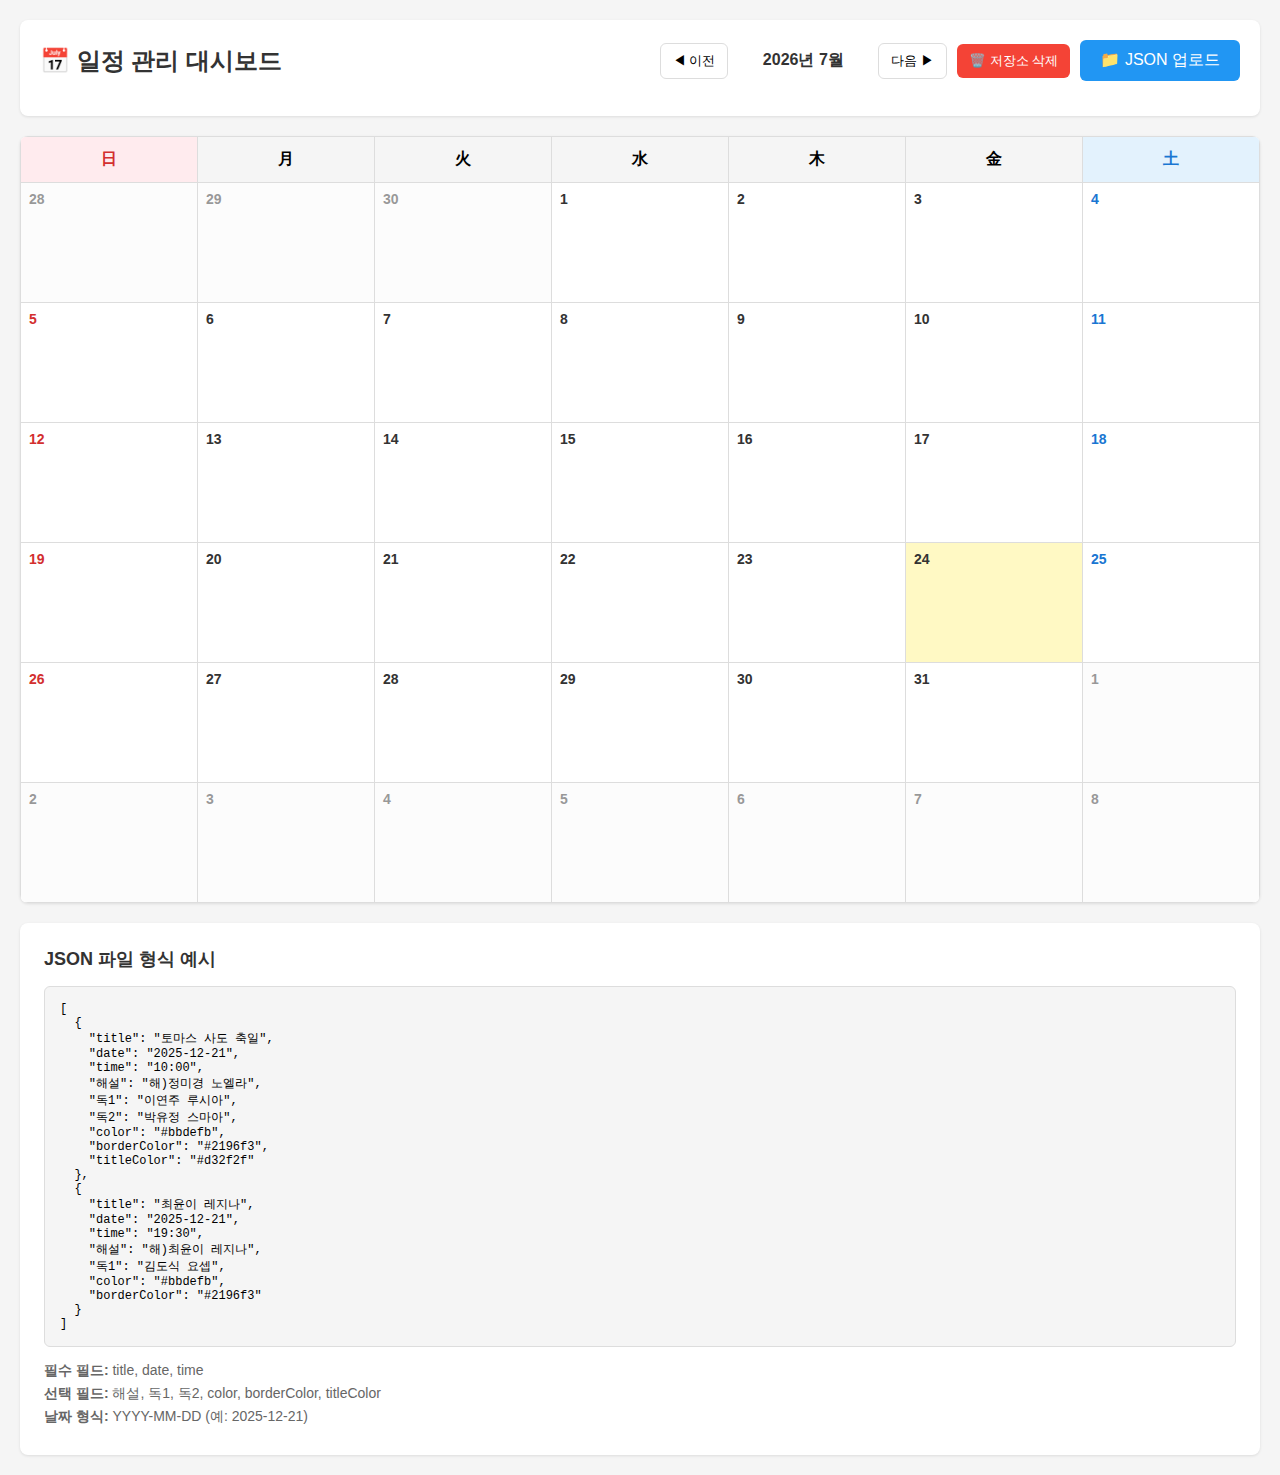
<file: gwanggyo_cathedral/index.html>
<!DOCTYPE html>
<html lang="ko">
<head>
    <meta charset="UTF-8">
    <meta name="viewport" content="width=device-width, initial-scale=1.0">
    <title>일정 관리 대시보드</title>
    <style>
        * {
            margin: 0;
            padding: 0;
            box-sizing: border-box;
        }

        body {
            font-family: -apple-system, BlinkMacSystemFont, 'Segoe UI', 'Roboto', sans-serif;
            background-color: #f5f5f5;
            padding: 20px;
        }

        .container {
            max-width: 100%;
            margin: 0 auto;
        }

        .header {
            background: white;
            border-radius: 8px;
            box-shadow: 0 1px 3px rgba(0,0,0,0.1);
            padding: 20px;
            margin-bottom: 20px;
        }

        .header-top {
            display: flex;
            justify-content: space-between;
            align-items: center;
            flex-wrap: wrap;
            gap: 15px;
            margin-bottom: 15px;
        }

        .header-title {
            display: flex;
            align-items: center;
            gap: 10px;
        }

        .header-title h1 {
            font-size: 24px;
            color: #333;
        }

        .header-controls {
            display: flex;
            align-items: center;
            gap: 10px;
        }

        .nav-button {
            padding: 8px 12px;
            background: white;
            border: 1px solid #ddd;
            border-radius: 6px;
            cursor: pointer;
            transition: background 0.2s;
        }

        .nav-button:hover {
            background: #f5f5f5;
        }

        .month-label {
            min-width: 130px;
            text-align: center;
            font-weight: 600;
            color: #333;
        }

        .upload-button {
            background: #2196f3;
            color: white;
            padding: 10px 20px;
            border: none;
            border-radius: 6px;
            cursor: pointer;
            transition: background 0.2s;
        }

        .upload-button:hover {
            background: #1976d2;
        }

        .message {
            padding: 12px;
            border-radius: 6px;
            margin-top: 15px;
            display: none;
        }

        .message.show {
            display: block;
        }

        .message.error {
            background: #ffebee;
            color: #c62828;
        }

        .message.success {
            background: #e8f5e9;
            color: #2e7d32;
        }

        .calendar-wrapper {
            background: white;
            border-radius: 8px;
            box-shadow: 0 1px 3px rgba(0,0,0,0.1);
            overflow-x: auto;
        }

        table {
            width: 100%;
            border-collapse: collapse;
        }

        th, td {
            border: 1px solid #ddd;
            padding: 8px;
        }

        thead th {
            background: #f5f5f5;
            font-weight: 600;
            padding: 12px;
        }

        thead th.sunday {
            background: #ffebee;
            color: #d32f2f;
        }

        thead th.saturday {
            background: #e3f2fd;
            color: #1976d2;
        }

        tbody td {
            vertical-align: top;
            min-height: 100px;
            height: 120px;
            width: 14.28%;
        }

        tbody td.other-month {
            background: #fafafa;
            opacity: 0.5;
        }

        tbody td.today {
            background: #fff9c4;
        }

        .date-number {
            font-weight: 600;
            color: #333;
            margin-bottom: 6px;
            font-size: 14px;
        }

        tbody td.sunday .date-number {
            color: #d32f2f;
        }

        tbody td.saturday .date-number {
            color: #1976d2;
        }

        .event {
            margin-bottom: 4px;
            padding: 4px 6px;
            border-radius: 3px;
            border-left: 3px solid #2196f3;
            background: #e3f2fd;
            cursor: pointer;
            transition: box-shadow 0.2s;
            font-size: 11px;
        }

        .event:hover {
            box-shadow: 0 2px 6px rgba(0,0,0,0.15);
        }

        .event-time {
            font-size: 10px;
            font-weight: 600;
            color: #666;
        }

        .event-title {
            font-size: 11px;
            font-weight: bold;
            color: #d32f2f;
            white-space: nowrap;
            overflow: hidden;
            text-overflow: ellipsis;
        }

        .modal {
            display: none;
            position: fixed;
            top: 0;
            left: 0;
            right: 0;
            bottom: 0;
            background: rgba(0,0,0,0.6);
            z-index: 1000;
            align-items: center;
            justify-content: center;
            padding: 20px;
            backdrop-filter: blur(4px);
            animation: fadeIn 0.3s ease;
        }

        @keyframes fadeIn {
            from { opacity: 0; }
            to { opacity: 1; }
        }

        @keyframes slideUp {
            from { 
                opacity: 0;
                transform: translateY(30px);
            }
            to { 
                opacity: 1;
                transform: translateY(0);
            }
        }

        .modal.show {
            display: flex;
        }

        .modal-content {
            background: linear-gradient(135deg, #ffffff 0%, #f8f9fa 100%);
            border-radius: 20px;
            padding: 0;
            max-width: 500px;
            width: 100%;
            max-height: 90vh;
            overflow: hidden;
            box-shadow: 0 20px 60px rgba(0,0,0,0.3);
            animation: slideUp 0.3s ease;
        }

        .modal-header {
            background: linear-gradient(135deg, #2196f3 0%, #1976d2 100%);
            color: white;
            padding: 24px;
            font-size: 22px;
            font-weight: bold;
            display: flex;
            align-items: center;
            gap: 10px;
        }

        .modal-header::before {
            content: "📅";
            font-size: 28px;
        }

        .modal-body-wrapper {
            padding: 24px;
            max-height: calc(90vh - 140px);
            overflow-y: auto;
        }

        .modal-field {
            margin-bottom: 16px;
            padding: 14px 18px;
            background: white;
            border-radius: 12px;
            box-shadow: 0 2px 8px rgba(0,0,0,0.05);
            border-left: 4px solid #2196f3;
            transition: transform 0.2s, box-shadow 0.2s;
            display: flex;
            align-items: center;
            gap: 12px;
        }

        .modal-field:hover {
            transform: translateX(4px);
            box-shadow: 0 4px 12px rgba(0,0,0,0.1);
        }

        .modal-field label {
            font-weight: 700;
            color: #2196f3;
            font-size: 14px;
            min-width: 60px;
            flex-shrink: 0;
        }

        .modal-field p {
            color: #333;
            font-size: 15px;
            line-height: 1.6;
            margin: 0;
            flex: 1;
        }

        .modal-footer {
            padding: 20px 24px;
            background: #f8f9fa;
            border-top: 1px solid #e0e0e0;
        }

        .modal-close {
            width: 100%;
            padding: 14px;
            background: linear-gradient(135deg, #2196f3 0%, #1976d2 100%);
            color: white;
            border: none;
            border-radius: 12px;
            cursor: pointer;
            font-size: 15px;
            font-weight: 600;
            transition: all 0.3s;
            box-shadow: 0 4px 12px rgba(33,150,243,0.3);
        }

        .modal-close:hover {
            transform: translateY(-2px);
            box-shadow: 0 6px 20px rgba(33,150,243,0.4);
        }

        .modal-close:active {
            transform: translateY(0);
        }

        .guide {
            margin-top: 20px;
            background: white;
            border-radius: 8px;
            box-shadow: 0 1px 3px rgba(0,0,0,0.1);
            padding: 24px;
        }

        .guide h3 {
            font-size: 18px;
            margin-bottom: 15px;
            color: #333;
        }

        .guide pre {
            background: #f5f5f5;
            padding: 15px;
            border-radius: 6px;
            overflow-x: auto;
            font-size: 12px;
            border: 1px solid #ddd;
        }

        .guide-info {
            margin-top: 15px;
            font-size: 14px;
            color: #666;
        }

        .guide-info p {
            margin-bottom: 5px;
        }

        #fileInput {
            display: none;
        }
    </style>
</head>
<body>
    <div class="container">
        <div class="header">
            <div class="header-top">
                <div class="header-title">
                    <h1>📅 일정 관리 대시보드</h1>
                </div>
                <div class="header-controls">
                    <button class="nav-button" onclick="changeMonth(-1)">◀ 이전</button>
                    <div class="month-label" id="monthLabel"></div>
                    <button class="nav-button" onclick="changeMonth(1)">다음 ▶</button>
                    <button class="nav-button" onclick="clearData()" style="background: #f44336; color: white; border: none;">🗑️ 저장소 삭제</button>
                    <label for="fileInput" class="upload-button">📁 JSON 업로드</label>
                    <input type="file" id="fileInput" accept=".json" onchange="handleFileUpload(event)">
                </div>
            </div>
            <div id="errorMessage" class="message error"></div>
            <div id="successMessage" class="message success"></div>
        </div>

        <div class="calendar-wrapper">
            <table id="calendarTable">
                <thead id="calendarHead"></thead>
                <tbody id="calendarBody"></tbody>
            </table>
        </div>

        <div id="guideSection" class="guide">
            <h3>JSON 파일 형식 예시</h3>
            <pre>[
  {
    "title": "토마스 사도 축일",
    "date": "2025-12-21",
    "time": "10:00",
    "해설": "해)정미경 노엘라",
    "독1": "이연주 루시아",
    "독2": "박유정 스마아",
    "color": "#bbdefb",
    "borderColor": "#2196f3",
    "titleColor": "#d32f2f"
  },
  {
    "title": "최윤이 레지나",
    "date": "2025-12-21",
    "time": "19:30",
    "해설": "해)최윤이 레지나",
    "독1": "김도식 요셉",
    "color": "#bbdefb",
    "borderColor": "#2196f3"
  }
]</pre>
            <div class="guide-info">
                <p><strong>필수 필드:</strong> title, date, time</p>
                <p><strong>선택 필드:</strong> 해설, 독1, 독2, color, borderColor, titleColor</p>
                <p><strong>날짜 형식:</strong> YYYY-MM-DD (예: 2025-12-21)</p>
            </div>
        </div>
    </div>

    <div id="modal" class="modal" onclick="closeModal(event)">
        <div class="modal-content" onclick="event.stopPropagation()">
            <div class="modal-header">일정 상세</div>
            <div class="modal-body-wrapper" id="modalBody"></div>
            <div class="modal-footer">
                <button class="modal-close" onclick="closeModal()">닫기</button>
            </div>
        </div>
    </div>

    <script>
        let events = [];
        let currentDate = new Date();
        const dayNames = ['日', '月', '火', '水', '木', '金', '土'];

        function getDaysInMonth(year, month) {
            return new Date(year, month + 1, 0).getDate();
        }

        function getFirstDayOfMonth(year, month) {
            return new Date(year, month, 1).getDay();
        }

        function formatDate(date) {
            const year = date.getFullYear();
            const month = String(date.getMonth() + 1).padStart(2, '0');
            const day = String(date.getDate()).padStart(2, '0');
            return `${year}-${month}-${day}`;
        }

        function getEventsForDate(date) {
            const dateString = formatDate(date);
            return events.filter(event => event.date === dateString);
        }

        function saveToLocalStorage() {
            try {
                localStorage.setItem('calendarEvents', JSON.stringify(events));
                localStorage.setItem('calendarDate', JSON.stringify({
                    year: currentDate.getFullYear(),
                    month: currentDate.getMonth()
                }));
            } catch (err) {
                console.error('localStorage 저장 실패:', err);
            }
        }

        function loadFromLocalStorage() {
            try {
                const savedEvents = localStorage.getItem('calendarEvents');
                const savedDate = localStorage.getItem('calendarDate');
                
                if (savedEvents) {
                    events = JSON.parse(savedEvents);
                    if (events.length > 0) {
                        document.getElementById('guideSection').style.display = 'none';
                        showMessage('success', `저장된 ${events.length}개의 일정을 불러왔습니다.`);
                    }
                }
                
                if (savedDate) {
                    const date = JSON.parse(savedDate);
                    currentDate = new Date(date.year, date.month, 1);
                }
            } catch (err) {
                console.error('localStorage 불러오기 실패:', err);
            }
        }

        function handleFileUpload(e) {
            const file = e.target.files[0];
            if (!file) return;

            if (!file.name.endsWith('.json')) {
                showMessage('error', 'JSON 파일만 업로드 가능합니다.');
                return;
            }

            const reader = new FileReader();
            reader.onload = function(event) {
                try {
                    const jsonData = JSON.parse(event.target.result);
                    if (Array.isArray(jsonData)) {
                        events = jsonData;
                        saveToLocalStorage();
                        showMessage('success', `총 ${events.length}개의 일정이 로드되었습니다.`);
                        renderCalendar();
                        document.getElementById('guideSection').style.display = 'none';
                    } else {
                        showMessage('error', 'JSON 파일은 배열 형식이어야 합니다.');
                    }
                } catch (err) {
                    showMessage('error', '유효하지 않은 JSON 파일입니다.');
                }
            };
            reader.readAsText(file);
        }

        function showMessage(type, text) {
            const errorMsg = document.getElementById('errorMessage');
            const successMsg = document.getElementById('successMessage');
            
            errorMsg.classList.remove('show');
            successMsg.classList.remove('show');

            if (type === 'error') {
                errorMsg.textContent = '⚠️ ' + text;
                errorMsg.classList.add('show');
            } else {
                successMsg.textContent = '✓ ' + text;
                successMsg.classList.add('show');
            }
        }

        function renderCalendar() {
            const year = currentDate.getFullYear();
            const month = currentDate.getMonth();
            const daysInMonth = getDaysInMonth(year, month);
            const firstDay = getFirstDayOfMonth(year, month);
            const today = new Date();
            today.setHours(0, 0, 0, 0);

            // Update month label
            document.getElementById('monthLabel').textContent = `${year}년 ${month + 1}월`;

            // Render header
            let headerHTML = '<tr>';
            dayNames.forEach((day, idx) => {
                const dayClass = idx === 0 ? 'sunday' : idx === 6 ? 'saturday' : '';
                headerHTML += `<th class="${dayClass}">${day}</th>`;
            });
            headerHTML += '</tr>';
            document.getElementById('calendarHead').innerHTML = headerHTML;

            // Render body
            let bodyHTML = '';
            let currentDay = 1;
            let nextMonthDay = 1;

            // Calculate previous month days
            const prevMonth = month === 0 ? 11 : month - 1;
            const prevYear = month === 0 ? year - 1 : year;
            const daysInPrevMonth = getDaysInMonth(prevYear, prevMonth);

            for (let week = 0; week < 6; week++) {
                bodyHTML += '<tr>';
                for (let day = 0; day < 7; day++) {
                    const cellIndex = week * 7 + day;
                    
                    if (cellIndex < firstDay) {
                        // Previous month days
                        const prevDay = daysInPrevMonth - firstDay + cellIndex + 1;
                        const date = new Date(prevYear, prevMonth, prevDay);
                        bodyHTML += `<td class="other-month"><div class="date-number">${prevDay}</div></td>`;
                    } else if (currentDay <= daysInMonth) {
                        // Current month days
                        const date = new Date(year, month, currentDay);
                        const isToday = date.getTime() === today.getTime();
                        const dayClass = day === 0 ? 'sunday' : day === 6 ? 'saturday' : '';
                        const todayClass = isToday ? 'today' : '';
                        const dayEvents = getEventsForDate(date);

                        bodyHTML += `<td class="${dayClass} ${todayClass}">`;
                        bodyHTML += `<div class="date-number">${currentDay}</div>`;
                        
                        dayEvents.forEach(event => {
                            const bgColor = event.color || '#e3f2fd';
                            const borderColor = event.borderColor || '#2196f3';
                            const titleColor = event.titleColor || '#d32f2f';
                            bodyHTML += `
                                <div class="event" 
                                     style="background:${bgColor}; border-left-color:${borderColor};"
                                     onclick='showEventDetail(${JSON.stringify(event).replace(/'/g, "&apos;")})'>
                                    <div class="event-time">${event.time}</div>
                                    <div class="event-title" style="color:${titleColor}">${event.title}</div>
                                </div>
                            `;
                        });
                        
                        bodyHTML += '</td>';
                        currentDay++;
                    } else {
                        // Next month days
                        const date = new Date(year, month + 1, nextMonthDay);
                        bodyHTML += `<td class="other-month"><div class="date-number">${nextMonthDay}</div></td>`;
                        nextMonthDay++;
                    }
                }
                bodyHTML += '</tr>';
                
                if (currentDay > daysInMonth && nextMonthDay > 7) break;
            }
            
            document.getElementById('calendarBody').innerHTML = bodyHTML;
        }

        function showEventDetail(event) {
            const modalBody = document.getElementById('modalBody');
            let html = '';
            
            html += `<div class="modal-field"><label>제목</label><p>${event.title}</p></div>`;
            html += `<div class="modal-field"><label>날짜</label><p>${event.date}</p></div>`;
            html += `<div class="modal-field"><label>시간</label><p>${event.time}</p></div>`;
            if (event.해설) html += `<div class="modal-field"><label>해설</label><p>${event.해설}</p></div>`;
            if (event.독1) html += `<div class="modal-field"><label>독1</label><p>${event.독1}</p></div>`;
            if (event.독2) html += `<div class="modal-field"><label>독2</label><p>${event.독2}</p></div>`;
            
            modalBody.innerHTML = html;
            document.getElementById('modal').classList.add('show');
        }

        function closeModal(event) {
            if (!event || event.target.id === 'modal') {
                document.getElementById('modal').classList.remove('show');
            }
        }

        function clearData() {
            if (confirm('⚠️ Local Storage에 저장된 모든 일정 데이터를 삭제하시겠습니까?\n\n이 작업은 되돌릴 수 없습니다.')) {
                events = [];
                localStorage.removeItem('calendarEvents');
                localStorage.removeItem('calendarDate');
                showMessage('success', 'Local Storage에서 모든 데이터가 삭제되었습니다.');
                renderCalendar();
                document.getElementById('guideSection').style.display = 'block';
            }
        }

        function changeMonth(delta) {
            currentDate.setMonth(currentDate.getMonth() + delta);
            saveToLocalStorage();
            renderCalendar();
        }

        // Initialize
        loadFromLocalStorage();
        renderCalendar();
    </script>
</body>
</html>
</file>
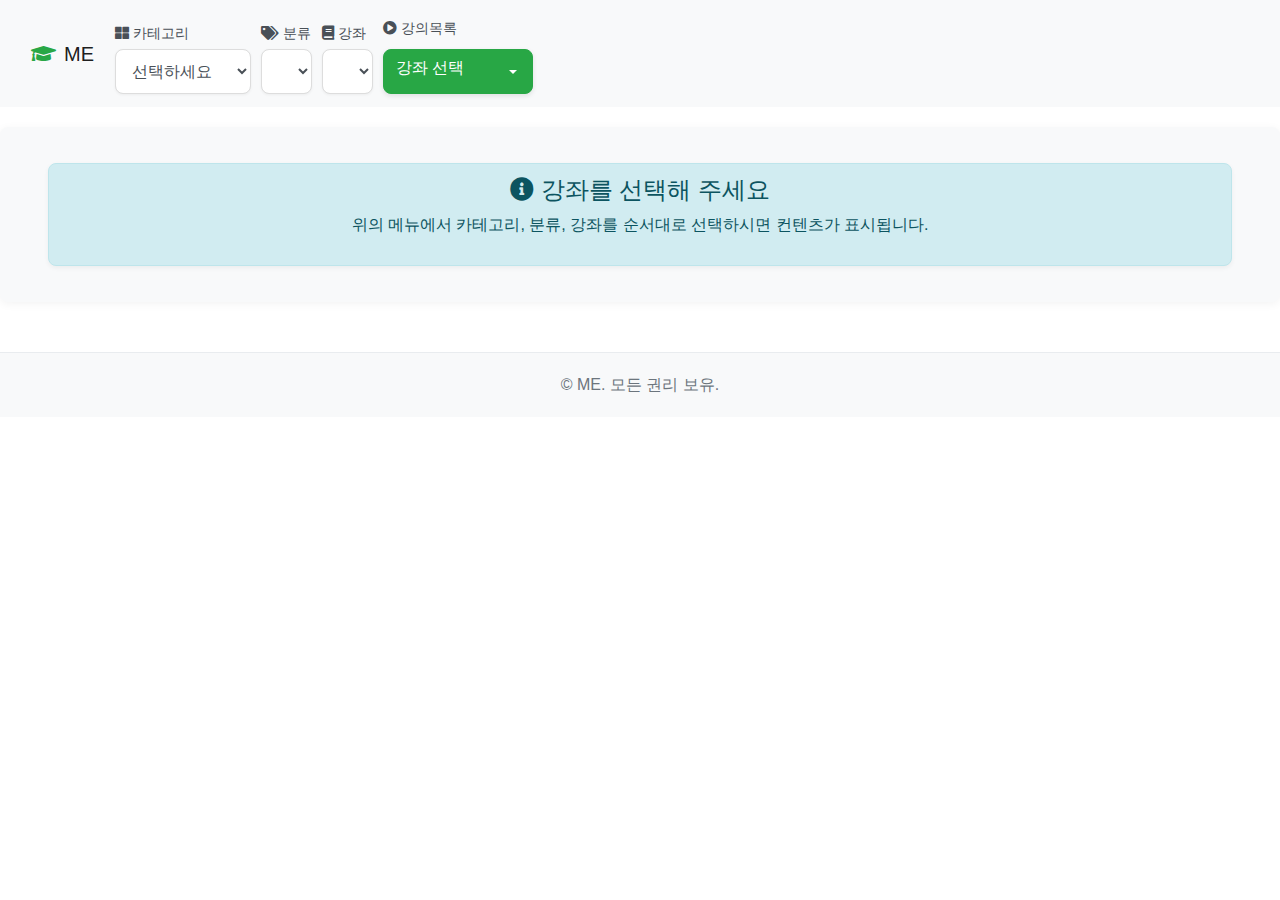
<file: me_v2/index.html>
<!DOCTYPE html>
<html lang="ko">
    <head>
        <meta charset="utf-8">
        <meta name="viewport" content="width=device-width, initial-scale=1, shrink-to-fit=no">
        <meta name="description" content="IT 강좌 동영상 학습 사이트">
        <meta name="keywords" content="IT, 강좌, 교육, 동영상, 학습">
        <title>ME - IT 교육 플랫폼</title>
        <link rel="stylesheet" href="https://cdn.jsdelivr.net/npm/bootstrap@4.5.0/dist/css/bootstrap.min.css">
        <link rel="stylesheet" href="https://cdnjs.cloudflare.com/ajax/libs/font-awesome/5.15.1/css/all.min.css">
        <style>
            /* Custom responsive styles */
            @media (max-width: 767.98px) {
                .navbar-nav {
                    flex-direction: column;
                    width: 100%;
                }
                .navbar-nav .nav-item {
                    margin-bottom: 15px;
                    width: 100%;
                }
                .nav-item .form-control {
                    width: 100%;
                }
                #crsView {
                    max-height: 300px;
                    overflow-y: auto;
                }
            }
            
            /* General responsive improvements */
            .navbar-collapse {
                padding-top: 10px;
            }
            
            .dropdown-menu {
                max-height: 400px;
                overflow-y: auto;
                border-radius: 8px;
                box-shadow: 0 5px 15px rgba(0,0,0,0.1);
            }
            
            video {
                max-width: 100%;
                height: auto;
            }
            
            /* Better select elements */
            .form-control {
                margin-right: 5px;
                border-radius: 8px;
                height: 45px;
                transition: all 0.3s;
                border: 1px solid #ddd;
                box-shadow: 0 1px 3px rgba(0,0,0,0.05);
            }
            
            .form-control:focus {
                border-color: #28a745;
                box-shadow: 0 0 0 0.2rem rgba(40, 167, 69, 0.25);
            }
            
            /* Option colors for select elements */
            #mc option[value="class_it"] {
                background-color: #e6f7ff;
                color: #0366d6;
            }
            
            #mc option[value="class_li"] {
                background-color: #f0fff4;
                color: #28a745;
            }
            
            /* Styling for dynamically created options */
            #sm option:not([value="0"]), 
            #cls option:not([value="0"]) {
                padding: 8px;
            }
            
            #sm option:nth-child(odd):not([value="0"]) {
                background-color: #fff0f6;
                color: #e83e8c;
            }
            
            #sm option:nth-child(even):not([value="0"]) {
                background-color: #f0f4ff;
                color: #4263eb;
            }
            
            #cls option:nth-child(odd):not([value="0"]) {
                background-color: #f3f0ff;
                color: #7950f2;
            }
            
            #cls option:nth-child(even):not([value="0"]) {
                background-color: #fff9db;
                color: #f59f00;
            }
            
            /* Selected option styling */
            select:focus option:checked {
                background: linear-gradient(0deg, #28a745 0%, #28a745 100%);
                background-color: #28a745 !important;
                color: white !important;
            }
            
            /* Container for course content */
            #view {
                margin-top: 20px;
                overflow-x: auto;
                background-color: #f8f9fa;
                padding: 20px;
                border-radius: 8px;
                box-shadow: 0 2px 10px rgba(0,0,0,0.05);
            }
            
            /* Better dropdown button styling */
            .dropdown {
                margin-top: 5px;
                margin-bottom: 5px;
            }
            
            .dropdown-toggle {
                border-radius: 8px;
                height: 45px;
                width: 100%;
                text-align: left;
                position: relative;
                font-weight: 500;
                box-shadow: 0 2px 5px rgba(0,0,0,0.1);
            }
            
            .dropdown-toggle::after {
                position: absolute;
                right: 15px;
                top: 50%;
                transform: translateY(-50%);
            }
            
            .dropdown-item {
                padding: 10px 15px;
                border-bottom: 1px solid #f1f1f1;
                transition: all 0.2s;
            }
            
            .dropdown-item:hover {
                background-color: #f8f9fa;
                color: #28a745;
            }
            
            .dropdown-item:last-child {
                border-bottom: none;
            }
            
            /* Category navigation styling */
            .nav-item {
                margin: 0 5px;
            }
            
            .nav-item label {
                color: #495057;
                font-weight: 500;
                margin-bottom: 5px;
                display: block;
                font-size: 14px;
            }
            
            /* Category pills */
            .category-pills {
                margin-bottom: 15px;
                display: flex;
                flex-wrap: wrap;
            }
            
            .category-pill {
                background-color: #e9ecef;
                padding: 8px 15px;
                border-radius: 20px;
                margin-right: 10px;
                margin-bottom: 10px;
                font-size: 14px;
                cursor: pointer;
                transition: all 0.2s;
            }
            
            .category-pill:hover, .category-pill.active {
                background-color: #28a745;
                color: white;
            }
            
            /* Alert styling */
            .alert {
                border-radius: 8px;
                box-shadow: 0 2px 5px rgba(0,0,0,0.05);
            }
            
            @media (min-width: 768px) {
                .navbar-nav {
                    align-items: center;
                }
                
                .dropdown-toggle {
                    width: auto;
                    min-width: 150px;
                }
                
                .nav-item {
                    display: flex;
                    flex-direction: column;
                }
            }
            
            /* Dropdown course item colors */
            #crsView .dropdown-item:nth-child(odd) {
                border-left: 4px solid #4263eb;
            }
            
            #crsView .dropdown-item:nth-child(even) {
                border-left: 4px solid #e83e8c;
            }
            
            #crsView .dropdown-item:hover {
                background-color: #f8f9fa;
                color: #28a745;
                border-left-width: 6px;
            }
            
            /* Course Material Download Button */
            .course-download-btn {
                display: block;
                margin-top: 15px;
                background-color: #28a745;
                color: white;
                padding: 10px 15px;
                border-radius: 8px;
                text-align: center;
                font-weight: 500;
                box-shadow: 0 2px 5px rgba(0,0,0,0.1);
                transition: all 0.2s;
                text-decoration: none !important;
            }
            
            .course-download-btn:hover {
                background-color: #218838;
                color: white;
                transform: translateY(-2px);
                box-shadow: 0 4px 8px rgba(0,0,0,0.15);
            }
            
            .course-download-btn i {
                margin-right: 8px;
            }
            
            #downloadContainer {
                margin-top: 15px;
                display: none;
            }
            
            /* Footer styling */
            footer {
                margin-top: 50px;
                padding: 20px 0;
                background-color: #f8f9fa;
                border-top: 1px solid #e9ecef;
            }
            
            footer p {
                margin-bottom: 0;
                color: #6c757d;
            }
            
            /* Loading indicator */
            .loading-indicator {
                display: none;
                text-align: center;
                margin: 20px 0;
            }
            
            .loading-indicator i {
                color: #28a745;
                font-size: 2rem;
                animation: spin 1s infinite linear;
            }
            
            @keyframes spin {
                0% { transform: rotate(0deg); }
                100% { transform: rotate(360deg); }
            }
            
            /* Error message styling */
            .error-message {
                display: none;
                padding: 15px;
                border-radius: 8px;
                background-color: #fff5f5;
                border: 1px solid #ffebee;
                color: #d32f2f;
                margin: 15px 0;
            }
            
            /* Progress bar for video loading */
            .video-progress {
                height: 4px;
                background-color: #e9ecef;
                border-radius: 2px;
                margin-top: 10px;
                overflow: hidden;
            }
            
            .video-progress-bar {
                height: 100%;
                background-color: #28a745;
                width: 0%;
                transition: width 0.3s;
            }
        </style>
    </head>
    <body>
        <!-- jQuery, Popper.js, and Bootstrap JS -->
        <script src="https://cdn.jsdelivr.net/npm/jquery@3.5.1/dist/jquery.min.js"></script>
        <script src="https://cdn.jsdelivr.net/npm/popper.js@1.16.0/dist/umd/popper.min.js" integrity="sha384-Q6E9RHvbIyZFJoft+2mJbHaEWldlvI9IOYy5n3zV9zzTtmI3UksdQRVvoxMfooAo" crossorigin="anonymous"></script>
        <script src="https://cdn.jsdelivr.net/npm/bootstrap@4.5.0/dist/js/bootstrap.min.js"></script>
        
        <!-- Navigation -->
        <nav class="navbar navbar-expand-lg navbar-light bg-light">
          <div class="container-fluid">
              <a class="navbar-brand" href="#">
                  <i class="fas fa-graduation-cap text-success mr-2"></i>ME
              </a>
              <button class="navbar-toggler" type="button" data-toggle="collapse" data-target="#navbarSupportedContent" aria-controls="navbarSupportedContent" aria-expanded="false" aria-label="Toggle navigation">
                <span class="navbar-toggler-icon"></span>
              </button>

              <div class="collapse navbar-collapse" id="navbarSupportedContent">
                <ul class="navbar-nav mr-auto">
                  <li class="nav-item">
                    <label for="mc"><i class="fas fa-th-large"></i> 카테고리</label>
                    <select id="mc" class="form-control" aria-label="카테고리 선택">
                        <option value="0">선택하세요</option>
                        <option value="class_it">IT 실무과정</option>
                        <option value="class_li">자격증 과정</option>
                    </select>    
                  </li>
                  <li class="nav-item">
                    <label for="sm"><i class="fas fa-tags"></i> 분류</label>
                    <select id="sm" class="form-control" aria-label="분류 선택">
                        <!-- Dynamically filled -->
                    </select>
                  </li>
                  <li class="nav-item">
                    <label for="cls"><i class="fas fa-book"></i> 강좌</label>
                    <select id="cls" class="form-control" aria-label="강좌 선택">
                        <!-- Dynamically filled -->
                    </select>
                  </li>
                  <li class="nav-item">
                    <label><i class="fas fa-play-circle"></i> 강의목록</label>
                    <div class="dropdown">
                      <a class="btn btn-success dropdown-toggle" href="#" role="button" id="dropdownMenuLink" data-toggle="dropdown" aria-haspopup="true" aria-expanded="false">
                        강좌 선택
                      </a>
                      <div id="crsView" class="dropdown-menu" aria-labelledby="dropdownMenuLink">
                        <!-- Dynamically filled -->
                      </div>
                    </div>
                  </li>
                </ul>
              </div>
          </div>
        </nav>
        
        <!-- Main Content -->
        <main>
            <!-- Loading Indicator -->
            <div class="container-fluid px-3 px-md-5 loading-indicator" id="loadingIndicator">
                <i class="fas fa-spinner"></i>
                <p>로딩 중...</p>
            </div>
            
            <!-- Error Message -->
            <div class="container-fluid px-3 px-md-5 error-message" id="errorMessage">
                <i class="fas fa-exclamation-circle mr-2"></i>
                <span id="errorText">오류가 발생했습니다. 다시 시도해 주세요.</span>
            </div>
            
            <!-- Course Content View -->
            <div class="container-fluid px-3 px-md-5" id="view">
                <!-- This is where the content will be displayed -->
                <div class="alert alert-info text-center mt-3">
                    <h4><i class="fas fa-info-circle"></i> 강좌를 선택해 주세요</h4>
                    <p>위의 메뉴에서 카테고리, 분류, 강좌를 순서대로 선택하시면 컨텐츠가 표시됩니다.</p>
                </div>
            </div>
            
            <!-- Download container -->
            <div class="container-fluid px-3 px-md-5" id="downloadContainer">
                <div class="card">
                    <div class="card-body">
                        <h5 class="card-title"><i class="fas fa-file-archive"></i> 교안 다운로드</h5>
                        <p class="card-text">선택한 강좌의 교안을 다운로드합니다.</p>
                        <a href="#" id="courseDownloadBtn" class="course-download-btn" download>
                            <i class="fas fa-download"></i> 교안 다운로드
                        </a>
                    </div>
                </div>
            </div>
        </main>
        
        <!-- Footer -->
        <footer class="text-center">
            <div class="container">
                <p>&copy; ME. 모든 권리 보유.</p>
            </div>
        </footer>
        
        <!-- Hidden container for JavaScript processing -->
        <div class="d-none" id="src"></div>
        
        <!-- Main JavaScript -->
        <script src="js.js" defer="defer" type="text/javascript"></script>
        
        <!-- Course Material Download and UI Enhancement Script -->
        <script>
            $(document).ready(function() {
                // Show loading indicator when making AJAX requests
                $(document).ajaxStart(function() {
                    $('#loadingIndicator').show();
                }).ajaxStop(function() {
                    $('#loadingIndicator').hide();
                });
                
                // Handle AJAX errors
                $(document).ajaxError(function(event, jqXHR, settings, thrownError) {
                    $('#errorText').text('데이터를 불러오는 중 오류가 발생했습니다: ' + thrownError);
                    $('#errorMessage').show().delay(5000).fadeOut();
                });
                
                // When a course is selected, show the download container
                $('#cls').on('change', function() {
                    if ($(this).val() != '0') {
                        $('#downloadContainer').show();
                        
                        // Update the download link when course is selected
                        let courseValue = $(this).val();
                        let courseCode = courseValue.split('-')[0];
                        
                        // Set the download URL with the correct format
                        $('#courseDownloadBtn').attr('href', 'https://www.itgo.kr/data/lecture/' + courseCode + '/' + courseCode + '.zip');
                        
                        // Update download button text with course name
                        let courseName = $('#cls option:selected').text();
                        $('#courseDownloadBtn').html('<i class="fas fa-download"></i> ' + courseName + ' 교안 다운로드');
                    } else {
                        $('#downloadContainer').hide();
                    }
                });
                
                // Also handle the case when dropdown items are clicked
                $(document).on('click', '#crsView .dropdown-item', function() {
                    $('#downloadContainer').show();
                    
                    // Extract course code from the clicked link
                    let href = $(this).attr('href');
                    if (href) {
                        let courseCode = '';
                        
                        // Extract course code from URL pattern
                        if (href.includes('/sample/')) {
                            courseCode = href.split('/sample/')[1].split('/')[0];
                        }
                        
                        if (courseCode) {
                            // Update download button URL with the correct format
                            $('#courseDownloadBtn').attr('href', 'https://www.itgo.kr/data/lecture/' + courseCode + '/' + courseCode + '.zip');
                            
                            // Update download button text with lesson name
                            let lessonName = $(this).text();
                            $('#courseDownloadBtn').html('<i class="fas fa-download"></i> ' + lessonName + ' 교안 다운로드');
                        }
                    }
                    
                    return true;
                });
                
                // Handle download errors
                $('#courseDownloadBtn').on('error', function() {
                    $('#errorText').text('교안 다운로드 중 오류가 발생했습니다. 잠시 후 다시 시도해 주세요.');
                    $('#errorMessage').show().delay(5000).fadeOut();
                });
            });
        </script>
    </body>
</html>
</file>
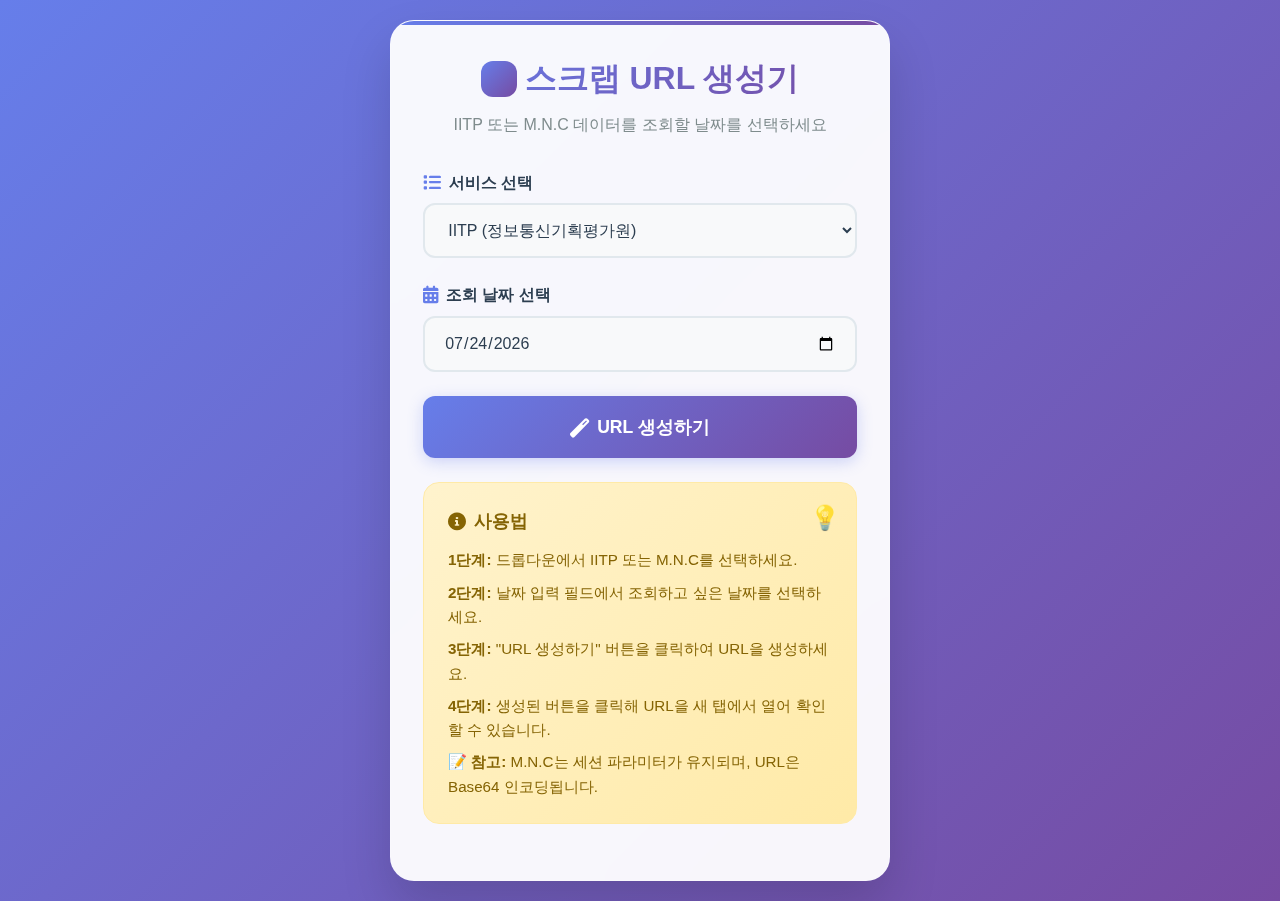
<file: responsive_scrap_url_generator.html>
<!DOCTYPE html>
<html lang="ko">
<head>
    <meta charset="UTF-8">
    <meta name="viewport" content="width=device-width, initial-scale=1.0">
    <title>스크랩 URL 생성기</title>
    <link rel="stylesheet" href="https://cdnjs.cloudflare.com/ajax/libs/font-awesome/6.0.0-beta3/css/all.min.css">
    <style>
        * {
            margin: 0;
            padding: 0;
            box-sizing: border-box;
        }

        body {
            font-family: -apple-system, BlinkMacSystemFont, 'Segoe UI', Roboto, 'Noto Sans KR', sans-serif;
            background: linear-gradient(135deg, #667eea 0%, #764ba2 100%);
            min-height: 100vh;
            display: flex;
            align-items: center;
            justify-content: center;
            padding: 20px;
            line-height: 1.6;
        }

        .container {
            background: rgba(255, 255, 255, 0.95);
            backdrop-filter: blur(15px);
            border-radius: 24px;
            padding: 2rem;
            box-shadow: 0 25px 50px rgba(0, 0, 0, 0.15);
            width: 100%;
            max-width: 500px;
            border: 1px solid rgba(255, 255, 255, 0.2);
            position: relative;
            overflow: hidden;
        }

        .container::before {
            content: '';
            position: absolute;
            top: 0;
            left: 0;
            right: 0;
            height: 4px;
            background: linear-gradient(90deg, #667eea, #764ba2, #f093fb, #f5576c);
            background-size: 300% 100%;
            animation: shimmer 3s ease-in-out infinite;
        }

        @keyframes shimmer {
            0%, 100% { background-position: 0% 50%; }
            50% { background-position: 100% 50%; }
        }

        .header {
            text-align: center;
            margin-bottom: 2rem;
        }

        .header h1 {
            color: #2c3e50;
            font-size: 2rem;
            font-weight: 700;
            margin-bottom: 0.5rem;
            background: linear-gradient(135deg, #667eea, #764ba2);
            -webkit-background-clip: text;
            -webkit-text-fill-color: transparent;
            background-clip: text;
            display: flex;
            align-items: center;
            justify-content: center;
            gap: 0.5rem;
        }

        .header-icon {
            width: 36px;
            height: 36px;
            background: linear-gradient(135deg, #667eea, #764ba2);
            border-radius: 12px;
            display: flex;
            align-items: center;
            justify-content: center;
            color: white;
            font-size: 1.2rem;
            animation: bounce 2s infinite;
        }

        @keyframes bounce {
            0%, 20%, 53%, 80%, 100% { transform: translateY(0); }
            40%, 43% { transform: translateY(-8px); }
            70% { transform: translateY(-4px); }
        }

        .subtext {
            color: #7f8c8d;
            font-size: 1rem;
            margin-top: 0.5rem;
        }

        .input-group {
            margin-bottom: 1.5rem;
        }

        .input-group label {
            display: block;
            font-size: 1rem;
            color: #2c3e50;
            margin-bottom: 0.5rem;
            font-weight: 600;
            display: flex;
            align-items: center;
            gap: 0.5rem;
        }

        .input-group label i {
            color: #667eea;
            font-size: 1.1rem;
        }

        .input-group select, 
        .input-group input[type="date"] {
            width: 100%;
            padding: 1rem 1.2rem;
            font-size: 1rem;
            border: 2px solid #e1e8ed;
            border-radius: 12px;
            background: #f8f9fa;
            transition: all 0.3s ease;
            color: #2c3e50;
            font-family: inherit;
        }

        .input-group select:focus, 
        .input-group input[type="date"]:focus {
            outline: none;
            border-color: #667eea;
            background: #fff;
            box-shadow: 0 0 0 3px rgba(102, 126, 234, 0.1);
            transform: translateY(-2px);
        }

        .generate-btn {
            width: 100%;
            padding: 1.2rem 2rem;
            font-size: 1.1rem;
            font-weight: 600;
            background: linear-gradient(135deg, #667eea, #764ba2);
            color: white;
            border: none;
            border-radius: 12px;
            cursor: pointer;
            transition: all 0.3s ease;
            display: flex;
            align-items: center;
            justify-content: center;
            gap: 0.5rem;
            box-shadow: 0 4px 15px rgba(102, 126, 234, 0.3);
            position: relative;
            overflow: hidden;
        }

        .generate-btn:hover {
            transform: translateY(-3px);
            box-shadow: 0 8px 25px rgba(102, 126, 234, 0.4);
        }

        .generate-btn:active {
            transform: translateY(-1px);
        }

        .generate-btn i {
            font-size: 1.2rem;
        }

        .info-box {
            background: linear-gradient(135deg, #fff3cd, #ffeaa7);
            border: 1px solid #ffeaa7;
            border-radius: 16px;
            padding: 1.5rem;
            margin-top: 1.5rem;
            color: #856404;
            font-size: 0.95rem;
            line-height: 1.6;
            position: relative;
        }

        .info-box::before {
            content: '💡';
            position: absolute;
            top: 1rem;
            right: 1rem;
            font-size: 1.5rem;
            opacity: 0.7;
        }

        .info-box h4 {
            color: #856404;
            margin-bottom: 0.8rem;
            font-size: 1.1rem;
            display: flex;
            align-items: center;
            gap: 0.5rem;
        }

        .info-box p {
            margin-bottom: 0.5rem;
        }

        .info-box p:last-child {
            margin-bottom: 0;
        }

        .info-box strong {
            font-weight: 700;
        }

        #result {
            margin-top: 1.5rem;
            text-align: center;
        }

        .result-btn {
            width: 100%;
            padding: 1.2rem 2rem;
            font-size: 1.1rem;
            font-weight: 600;
            background: linear-gradient(135deg, #28a745, #20c997);
            color: white;
            border: none;
            border-radius: 12px;
            cursor: pointer;
            transition: all 0.3s ease;
            display: flex;
            align-items: center;
            justify-content: center;
            gap: 0.5rem;
            box-shadow: 0 4px 15px rgba(40, 167, 69, 0.3);
            text-decoration: none;
            position: relative;
            overflow: hidden;
        }

        .result-btn:hover {
            transform: translateY(-3px);
            box-shadow: 0 8px 25px rgba(40, 167, 69, 0.4);
            background: linear-gradient(135deg, #218838, #1e9c8a);
        }

        .result-btn i {
            font-size: 1.2rem;
            animation: pulse 2s infinite;
        }

        @keyframes pulse {
            0%, 100% { transform: scale(1); }
            50% { transform: scale(1.1); }
        }

        .error {
            background: linear-gradient(135deg, #f8d7da, #f5c6cb);
            color: #721c24;
            padding: 1rem 1.5rem;
            border-radius: 12px;
            font-size: 1rem;
            text-align: center;
            border: 1px solid #f1aeb5;
            display: flex;
            align-items: center;
            justify-content: center;
            gap: 0.5rem;
        }

        .error i {
            font-size: 1.2rem;
        }

        /* 반응형 디자인 */
        @media (max-width: 768px) {
            body {
                padding: 15px;
            }

            .container {
                padding: 1.5rem;
                border-radius: 20px;
            }

            .header h1 {
                font-size: 1.6rem;
                flex-direction: column;
                gap: 0.8rem;
            }

            .header-icon {
                width: 32px;
                height: 32px;
                font-size: 1rem;
            }

            .subtext {
                font-size: 0.9rem;
            }

            .input-group label {
                font-size: 0.9rem;
            }

            .input-group select, 
            .input-group input[type="date"] {
                padding: 0.9rem 1rem;
                font-size: 0.95rem;
            }

            .generate-btn, .result-btn {
                padding: 1rem 1.5rem;
                font-size: 1rem;
            }

            .info-box {
                padding: 1.2rem;
                font-size: 0.9rem;
            }

            .info-box h4 {
                font-size: 1rem;
            }
        }

        @media (max-width: 480px) {
            body {
                padding: 10px;
            }

            .container {
                padding: 1.2rem;
                border-radius: 16px;
            }

            .header h1 {
                font-size: 1.4rem;
            }

            .header-icon {
                width: 28px;
                height: 28px;
                font-size: 0.9rem;
            }

            .subtext {
                font-size: 0.85rem;
            }

            .input-group label {
                font-size: 0.85rem;
            }

            .input-group select, 
            .input-group input[type="date"] {
                padding: 0.8rem 0.9rem;
                font-size: 0.9rem;
            }

            .generate-btn, .result-btn {
                padding: 0.9rem 1.2rem;
                font-size: 0.95rem;
            }

            .info-box {
                padding: 1rem;
                font-size: 0.85rem;
            }

            .info-box h4 {
                font-size: 0.95rem;
            }
        }

        @media (max-width: 360px) {
            .container {
                padding: 1rem;
            }

            .header h1 {
                font-size: 1.2rem;
            }

            .input-group select, 
            .input-group input[type="date"] {
                padding: 0.7rem 0.8rem;
                font-size: 0.85rem;
            }

            .generate-btn, .result-btn {
                padding: 0.8rem 1rem;
                font-size: 0.9rem;
            }
        }

        /* 다크모드 지원 */
        @media (prefers-color-scheme: dark) {
            .container {
                background: rgba(30, 30, 30, 0.95);
                color: #e1e8ed;
            }

            .header h1 {
                color: #e1e8ed;
            }

            .subtext {
                color: #a0a0a0;
            }

            .input-group label {
                color: #e1e8ed;
            }

            .input-group select, 
            .input-group input[type="date"] {
                background: #2c2c2c;
                border-color: #444;
                color: #e1e8ed;
            }

            .info-box {
                background: linear-gradient(135deg, #3e3e3e, #2c2c2c);
                border-color: #555;
                color: #d4d4d4;
            }

            .info-box h4 {
                color: #d4d4d4;
            }
        }

        /* 접근성 향상 */
        @media (prefers-reduced-motion: reduce) {
            *, *::before, *::after {
                animation-duration: 0.01ms !important;
                animation-iteration-count: 1 !important;
                transition-duration: 0.01ms !important;
            }
        }

        /* 고해상도 디스플레이 최적화 */
        @media (-webkit-min-device-pixel-ratio: 2), (min-resolution: 192dpi) {
            .container {
                box-shadow: 0 20px 40px rgba(0, 0, 0, 0.12);
            }
        }
    </style>
</head>
<body>
    <div class="container">
        <div class="header">
            <h1>
                <div class="header-icon">
                    <i class="fas fa-link"></i>
                </div>
                스크랩 URL 생성기
            </h1>
            <div class="subtext">IITP 또는 M.N.C 데이터를 조회할 날짜를 선택하세요</div>
        </div>

        <div class="input-group">
            <label for="service">
                <i class="fas fa-list"></i>
                서비스 선택
            </label>
            <select id="service">
                <option value="iitp">IITP (정보통신기획평가원)</option>
                <option value="mnc">M.N.C (교육부)</option>
            </select>
        </div>

        <div class="input-group">
            <label for="date">
                <i class="fas fa-calendar-alt"></i>
                조회 날짜 선택
            </label>
            <input type="date" id="date">
        </div>

        <button class="generate-btn" onclick="generateURL()">
            <i class="fas fa-magic"></i>
            URL 생성하기
        </button>

        <div class="info-box">
            <h4>
                <i class="fas fa-info-circle"></i>
                사용법
            </h4>
            <p><strong>1단계:</strong> 드롭다운에서 IITP 또는 M.N.C를 선택하세요.</p>
            <p><strong>2단계:</strong> 날짜 입력 필드에서 조회하고 싶은 날짜를 선택하세요.</p>
            <p><strong>3단계:</strong> "URL 생성하기" 버튼을 클릭하여 URL을 생성하세요.</p>
            <p><strong>4단계:</strong> 생성된 버튼을 클릭해 URL을 새 탭에서 열어 확인할 수 있습니다.</p>
            <p><strong>📝 참고:</strong> M.N.C는 세션 파라미터가 유지되며, URL은 Base64 인코딩됩니다.</p>
        </div>

        <div id="result"></div>
    </div>

    <script>
        // 오늘 날짜로 기본값 설정
        document.getElementById('date').value = new Date().toISOString().split('T')[0];

        function generateURL() {
            const service = document.getElementById('service').value;
            const dateInput = document.getElementById('date').value;
            const resultDiv = document.getElementById('result');

            if (!dateInput) {
                resultDiv.innerHTML = '<div class="error"><i class="fas fa-exclamation-triangle"></i>날짜를 입력하세요.</div>';
                return;
            }

            let fullUrl;
            let serviceName;

            if (service === 'iitp') {
                serviceName = 'IITP';
                // IITP URL 생성
                const dataDate = new Date(dateInput);
                const yyyy = dataDate.getFullYear();
                const mm = String(dataDate.getMonth() + 1).padStart(2, '0');
                const dd = String(dataDate.getDate()).padStart(2, '0');
                const yyyymmdd = yyyy + mm + dd;
                const yyyymmdd0 = yyyymmdd + '0';

                const hanjaBytes = {
                    0: [0xec, 0xed], // 日
                    1: [0xea, 0xc5], // 月
                    2: [0xfb, 0xfd], // 火
                    3: [0xe2, 0xa9], // 水
                    4: [0xd9, 0xca], // 木
                    5: [0xd1, 0xd1], // 金
                    6: [0xf7, 0xcf]  // 土
                };
                const dayIndex = dataDate.getDay();
                const hanja = hanjaBytes[dayIndex];

                const bytes = [];
                'iitp|'.split('').forEach(c => bytes.push(c.charCodeAt(0)));
                yyyymmdd0.split('').forEach(c => bytes.push(c.charCodeAt(0)));
                bytes.push('|'.charCodeAt(0));
                String(yyyy).split('').forEach(c => bytes.push(c.charCodeAt(0)));
                bytes.push(0xb3, 0xe2); // 년
                bytes.push(0x20); // space
                mm.split('').forEach(c => bytes.push(c.charCodeAt(0)));
                bytes.push(0xbf, 0xf9); // 월
                bytes.push(0x20); // space
                dd.split('').forEach(c => bytes.push(c.charCodeAt(0)));
                bytes.push(0xc0, 0xcf); // 일
                bytes.push(0x20, 0x20); // space space
                bytes.push(0x28); // (
                hanja.forEach(b => bytes.push(b));
                bytes.push(0x29); // )
                bytes.push(0x20); // space
                bytes.push(0xc1, 0xb6, 0xb0, 0xa3); // 조간

                const binaryString = String.fromCharCode.apply(null, bytes);
                const q = btoa(binaryString);

                const baseUrl = 'https://mail2.scrapmaster.co.kr/mail/include/iitp_list_pop.php';
                fullUrl = `${baseUrl}?scrapinfo=${yyyymmdd0}&q=${encodeURIComponent(q)}&from=display`;
            } else { // mnc
                serviceName = 'M.N.C';
                // M.N.C URL 생성 (세션 유지)
                const searchDate = dateInput;
                const baseUrl = 'https://mnc.scrapmaster.co.kr/v1_75/mb_home.php';
                fullUrl = `${baseUrl}?scrapBookNo=13459&search_date=${encodeURIComponent(searchDate)}&flag=1&id=moego2009&calen_chk=&div=0&srch_disp=N&page=1&back_url=mb_list&view_cnt=&list=&search_keyword=&lValue=0&lValue=1&lValue=2&lValue=4`;
            }

            // 날짜 포맷팅 (YYYY-MM-DD를 YYYY년 MM월 DD일로 변환)
            const formatDate = (dateStr) => {
                const date = new Date(dateStr);
                const year = date.getFullYear();
                const month = date.getMonth() + 1;
                const day = date.getDate();
                return `${year}년 ${month}월 ${day}일`;
            };

            const formattedDate = formatDate(dateInput);

            // 결과 버튼으로 표시
            resultDiv.innerHTML = `
                <a href="${fullUrl}" target="_blank" class="result-btn">
                    <i class="fas fa-external-link-alt"></i>
                    ${serviceName} 목록 보기 (${formattedDate})
                </a>
            `;
        }

        // Enter 키 이벤트 처리
        document.getElementById('date').addEventListener('keypress', function(e) {
            if (e.key === 'Enter') {
                generateURL();
            }
        });

        // 서비스 변경 시 자동 생성 (선택적)
        document.getElementById('service').addEventListener('change', function() {
            if (document.getElementById('date').value) {
                // generateURL(); // 원하면 주석 해제
            }
        });
    </script>
</body>
</html>
</file>
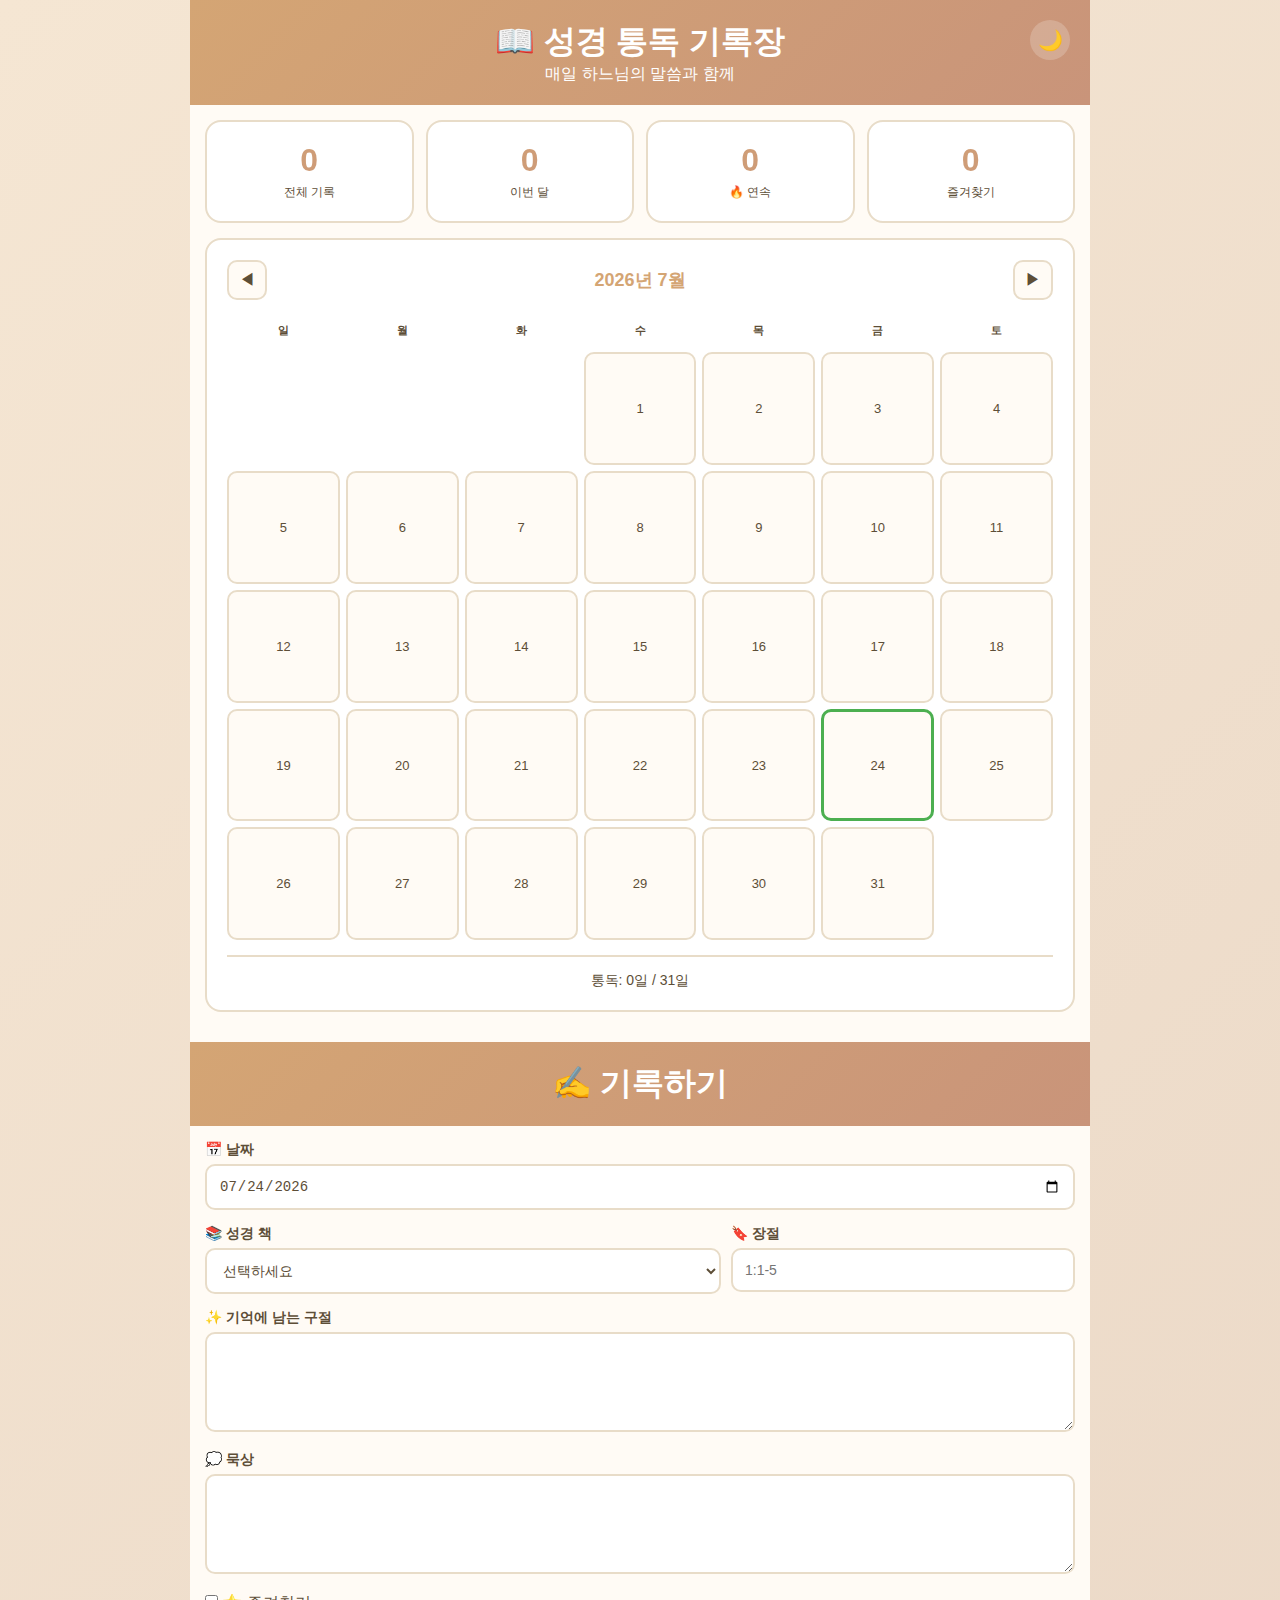
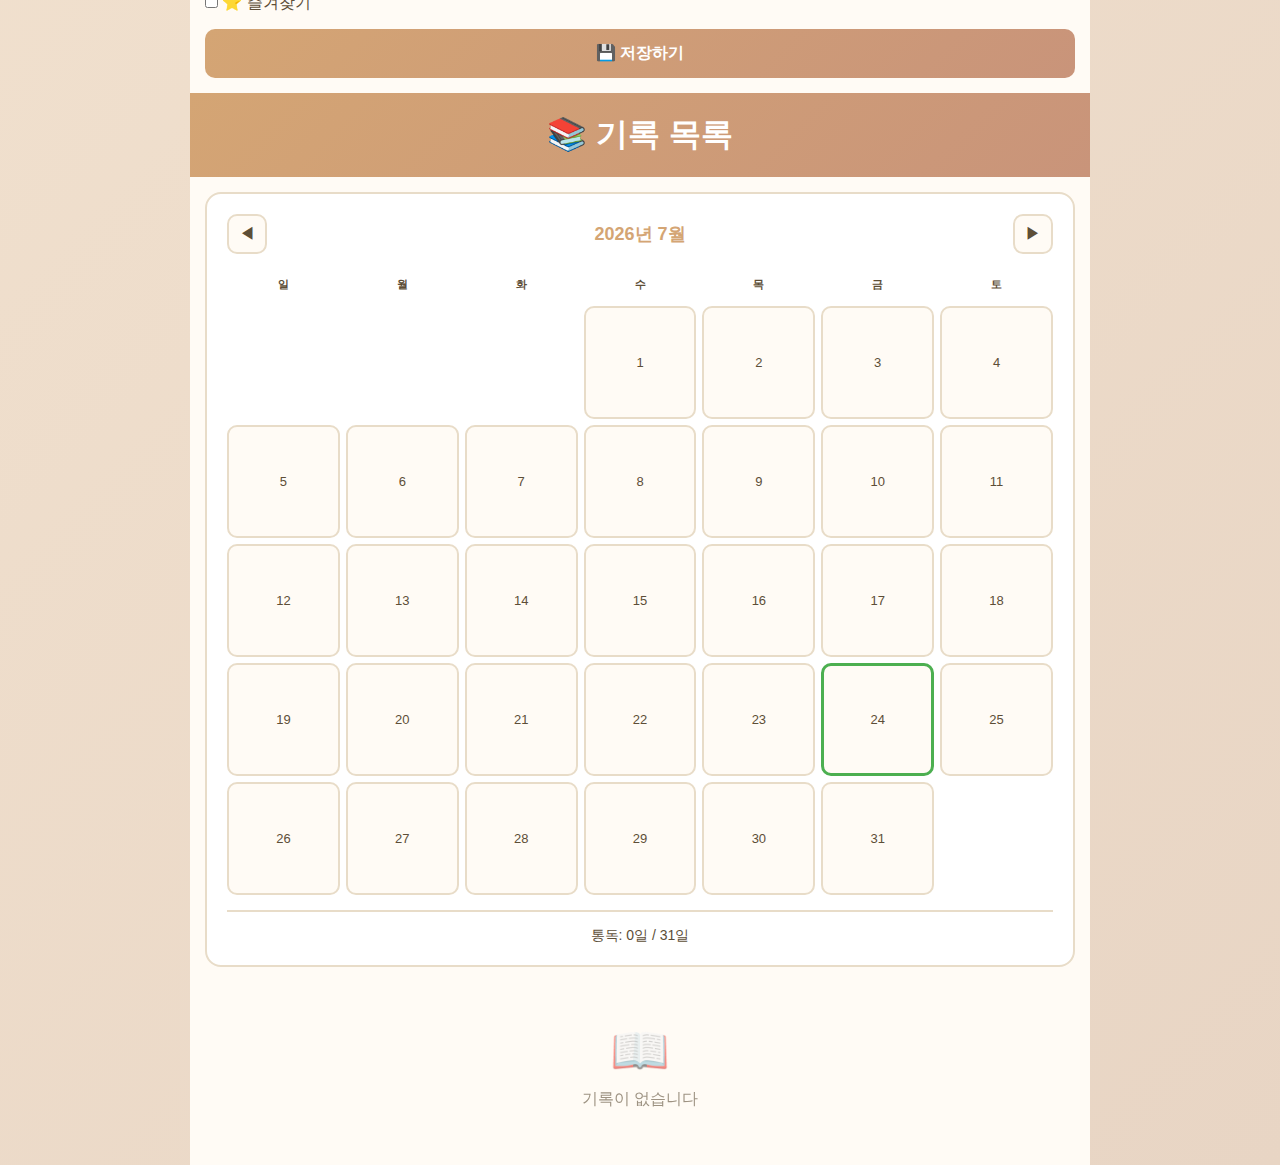
<file: gwanggyo_cathedral/index_bible_write.html>
<!DOCTYPE html>
<html lang="ko">
<head>
    <meta charset="UTF-8">
    <meta name="viewport" content="width=device-width, initial-scale=1.0">
    <title>매일 성경 통독 기록장</title>
    <style>
        * { margin: 0; padding: 0; box-sizing: border-box; }
        
        :root {
            --primary: #D4A574;
            --secondary: #C9947A;
            --bg: #FFFBF5;
            --card: #FFFFFF;
            --text: #5D4E37;
            --border: #E8DCC8;
        }
        
        body.dark-mode {
            --primary: #B8956A;
            --bg: #3D3325;
            --card: #3A3020;
            --text: #E8DCC8;
            --border: #4A3F2F;
        }
        
        body {
            font-family: -apple-system, BlinkMacSystemFont, sans-serif;
            background: linear-gradient(135deg, #F5E6D3 0%, #E8D5C4 100%);
            color: var(--text);
            padding-bottom: 80px;
        }
        
        .container { max-width: 900px; margin: 0 auto; background: var(--bg); min-height: 100vh; }
        
        .header {
            background: linear-gradient(135deg, var(--primary) 0%, var(--secondary) 100%);
            color: white;
            padding: 20px;
            text-align: center;
            position: relative;
        }
        
        .dark-toggle {
            position: absolute;
            top: 20px;
            right: 20px;
            background: rgba(255,255,255,0.2);
            border: none;
            color: white;
            width: 40px;
            height: 40px;
            border-radius: 50%;
            cursor: pointer;
            font-size: 20px;
        }
        
        .section { padding: 15px; }
        
        .card {
            background: var(--card);
            padding: 20px;
            border-radius: 16px;
            border: 2px solid var(--border);
            margin-bottom: 15px;
        }
        
        .stats-grid {
            display: grid;
            grid-template-columns: repeat(2, 1fr);
            gap: 12px;
            margin-bottom: 15px;
        }
        
        .stat-card {
            background: var(--card);
            padding: 20px;
            border-radius: 16px;
            border: 2px solid var(--border);
            text-align: center;
        }
        
        .stat-value {
            font-size: 32px;
            font-weight: 700;
            background: linear-gradient(135deg, var(--primary) 0%, var(--secondary) 100%);
            -webkit-background-clip: text;
            -webkit-text-fill-color: transparent;
        }
        
        .stat-label { font-size: 12px; color: var(--text); margin-top: 5px; }
        
        /* 달력 스타일 */
        .calendar-header {
            display: flex;
            justify-content: space-between;
            align-items: center;
            margin-bottom: 15px;
        }
        
        .calendar-nav-btn {
            background: var(--bg);
            border: 2px solid var(--border);
            color: var(--text);
            width: 40px;
            height: 40px;
            border-radius: 10px;
            cursor: pointer;
            font-size: 16px;
        }
        
        .calendar-nav-btn:hover {
            background: var(--primary);
            color: white;
        }
        
        .calendar-month {
            font-size: 18px;
            font-weight: 700;
            color: var(--primary);
        }
        
        .calendar-grid {
            display: grid;
            grid-template-columns: repeat(7, 1fr);
            gap: 6px;
        }
        
        .calendar-day-header {
            text-align: center;
            padding: 8px;
            font-weight: 600;
            font-size: 11px;
            color: var(--text);
        }
        
        .calendar-day {
            aspect-ratio: 1;
            display: flex;
            flex-direction: column;
            align-items: center;
            justify-content: center;
            background: var(--bg);
            border: 2px solid var(--border);
            border-radius: 10px;
            font-size: 13px;
            cursor: pointer;
            position: relative;
            min-height: 45px;
            transition: all 0.3s;
        }
        
        .calendar-day.empty { background: transparent; border: none; cursor: default; }
        .calendar-day.today { border-color: #4CAF50; border-width: 3px; }
        
        .calendar-day.recorded {
            background: linear-gradient(135deg, var(--primary) 0%, var(--secondary) 100%);
            color: white;
            font-weight: 600;
        }
        
        .calendar-day.selected {
            border-color: var(--primary);
            border-width: 3px;
            box-shadow: 0 0 0 3px rgba(212, 165, 116, 0.2);
            transform: scale(1.05);
        }
        
        .calendar-day:hover:not(.empty) {
            transform: scale(1.05);
        }
        
        .calendar-icon { font-size: 12px; margin-top: 2px; }
        .calendar-favorite { position: absolute; top: 2px; right: 2px; font-size: 10px; }
        
        .calendar-stats {
            margin-top: 15px;
            padding-top: 15px;
            border-top: 2px solid var(--border);
            text-align: center;
            font-size: 14px;
            color: var(--text);
        }
        
        .selected-info {
            background: linear-gradient(135deg, #FFF4E6 0%, #FFE8D1 100%);
            padding: 15px;
            border-radius: 12px;
            border-left: 4px solid var(--primary);
            margin-bottom: 15px;
            text-align: center;
        }
        
        .selected-info h3 { color: var(--primary); margin-bottom: 5px; }
        
        /* 폼 스타일 */
        .form-group { margin-bottom: 15px; }
        .form-label { display: block; margin-bottom: 5px; font-weight: 600; font-size: 14px; }
        .form-input, .form-select, .form-textarea {
            width: 100%;
            padding: 12px;
            border: 2px solid var(--border);
            border-radius: 10px;
            font-size: 14px;
            background: var(--card);
            color: var(--text);
        }
        
        .form-textarea { min-height: 100px; resize: vertical; }
        .form-row { display: grid; grid-template-columns: 1.5fr 1fr; gap: 10px; }
        
        .btn-primary {
            width: 100%;
            padding: 14px;
            background: linear-gradient(135deg, var(--primary) 0%, var(--secondary) 100%);
            color: white;
            border: none;
            border-radius: 10px;
            font-size: 16px;
            font-weight: 600;
            cursor: pointer;
        }
        
        /* 기록 카드 */
        .record-card {
            background: var(--card);
            border: 2px solid var(--border);
            border-radius: 16px;
            padding: 20px;
            margin-bottom: 15px;
            position: relative;
            animation: fadeIn 0.3s ease;
        }
        
        @keyframes fadeIn {
            from { opacity: 0; transform: translateY(10px); }
            to { opacity: 1; transform: translateY(0); }
        }
        
        .record-card.favorite { border-color: #FFD700; }
        .favorite-star {
            position: absolute;
            top: 15px;
            right: 15px;
            font-size: 24px;
            cursor: pointer;
        }
        
        .record-header {
            padding-bottom: 10px;
            border-bottom: 2px solid var(--border);
            margin-bottom: 10px;
        }
        
        .record-date { color: var(--primary); font-weight: 600; font-size: 13px; }
        .record-title { font-size: 18px; font-weight: 700; margin: 10px 0; }
        
        .record-verse {
            background: linear-gradient(135deg, #FFF4E6 0%, #FFE8D1 100%);
            padding: 15px;
            border-left: 4px solid var(--primary);
            border-radius: 10px;
            font-style: italic;
            margin: 10px 0;
            line-height: 1.6;
        }
        
        .record-meditation { color: var(--text); line-height: 1.6; margin: 10px 0; }
        
        .record-actions {
            display: grid;
            grid-template-columns: 1fr 1fr;
            gap: 10px;
            margin-top: 10px;
        }
        
        .btn-edit, .btn-delete {
            padding: 10px;
            border: none;
            border-radius: 8px;
            font-weight: 600;
            cursor: pointer;
            color: white;
        }
        
        .btn-edit { background: linear-gradient(135deg, #81C784 0%, #66BB6A 100%); }
        .btn-delete { background: linear-gradient(135deg, #E57373 0%, #EF5350 100%); }
        
        .empty-state {
            text-align: center;
            padding: 40px 20px;
            color: var(--text);
            opacity: 0.6;
        }
        
        .empty-icon { font-size: 48px; margin-bottom: 10px; }
        
        .bottom-nav {
            position: fixed;
            bottom: 0;
            left: 0;
            right: 0;
            background: var(--card);
            border-top: 2px solid var(--border);
            display: flex;
            justify-content: space-around;
            padding: 10px 0;
            z-index: 100;
        }
        
        .nav-item {
            flex: 1;
            display: flex;
            flex-direction: column;
            align-items: center;
            padding: 5px;
            cursor: pointer;
            border: none;
            background: none;
            color: var(--text);
        }
        
        .nav-item.active { color: var(--primary); }
        .nav-icon { font-size: 24px; }
        .nav-label { font-size: 11px; margin-top: 2px; }
        
        .page { display: none; }
        .page.active { display: block; }
        
        @media (min-width: 600px) {
            .bottom-nav { display: none; }
            .page { display: block !important; }
            body { padding-bottom: 0; }
            .stats-grid { grid-template-columns: repeat(4, 1fr); }
        }
        
        @media (max-width: 599px) {
            .form-row { grid-template-columns: 1fr; }
        }
    </style>
</head>
<body>
    <div class="container">
        <!-- 홈 페이지 -->
        <div class="page active" id="homePage">
            <div class="header">
                <button class="dark-toggle" onclick="toggleDark()">🌙</button>
                <h1>📖 성경 통독 기록장</h1>
                <p>매일 하느님의 말씀과 함께</p>
            </div>
            
            <div class="section">
                <div class="stats-grid">
                    <div class="stat-card">
                        <div class="stat-value" id="totalRecords">0</div>
                        <div class="stat-label">전체 기록</div>
                    </div>
                    <div class="stat-card">
                        <div class="stat-value" id="monthRecords">0</div>
                        <div class="stat-label">이번 달</div>
                    </div>
                    <div class="stat-card">
                        <div class="stat-value" id="consecutiveDays">0</div>
                        <div class="stat-label">🔥 연속</div>
                    </div>
                    <div class="stat-card">
                        <div class="stat-value" id="favoriteCount">0</div>
                        <div class="stat-label">즐겨찾기</div>
                    </div>
                </div>
                
                <!-- 홈 달력 -->
                <div class="card">
                    <div class="calendar-header">
                        <button class="calendar-nav-btn" onclick="changeHomeMonth(-1)">◀</button>
                        <div class="calendar-month" id="homeMonth"></div>
                        <button class="calendar-nav-btn" onclick="changeHomeMonth(1)">▶</button>
                    </div>
                    <div class="calendar-grid" id="homeCalendar"></div>
                    <div class="calendar-stats" id="homeStats"></div>
                </div>
            </div>
        </div>
        
        <!-- 기록하기 페이지 -->
        <div class="page" id="writePage">
            <div class="header">
                <h1>✍️ 기록하기</h1>
            </div>
            
            <div class="section">
                <form onsubmit="saveRecord(event)">
                    <div class="form-group">
                        <label class="form-label">📅 날짜</label>
                        <input type="date" id="date" class="form-input" required>
                    </div>
                    
                    <div class="form-row">
                        <div class="form-group">
                            <label class="form-label">📚 성경 책</label>
                                <select id="book" class="form-select" required>
                                    <option value="">선택하세요</option>

                                    <!-- 구약 (46권) -->
                                    <option>창세기</option>
                                    <option>탈출기</option>
                                    <option>레위기</option>
                                    <option>민수기</option>
                                    <option>신명기</option>
                                    <option>여호수아기</option>
                                    <option>판관기</option>
                                    <option>룻기</option>
                                    <option>사무엘기 상권</option>
                                    <option>사무엘기 하권</option>
                                    <option>열왕기 상권</option>
                                    <option>열왕기 하권</option>
                                    <option>역대기 상권</option>
                                    <option>역대기 하권</option>
                                    <option>에즈라기</option>
                                    <option>느헤미야기</option>
                                    <option>토빗기</option>
                                    <option>유딧기</option>
                                    <option>에스테르기</option>
                                    <option>마카베오기 상권</option>
                                    <option>마카베오기 하권</option>
                                    <option>욥기</option>
                                    <option>시편</option>
                                    <option>잠언</option>
                                    <option>코헬렛</option>
                                    <option>아가</option>
                                    <option>지혜서</option>
                                    <option>집회서</option>
                                    <option>이사야서</option>
                                    <option>예레미야서</option>
                                    <option>애가</option>
                                    <option>바룩서</option>
                                    <option>에제키엘서</option>
                                    <option>다니엘서</option>
                                    <option>호세아서</option>
                                    <option>요엘서</option>
                                    <option>아모스서</option>
                                    <option>오바드야서</option>
                                    <option>요나서</option>
                                    <option>미카서</option>
                                    <option>나훔서</option>
                                    <option>하바쿡서</option>
                                    <option>스바니야서</option>
                                    <option>하까이서</option>
                                    <option>즈카르야서</option>
                                    <option>말라키서</option>

                                    <!-- 신약 (27권) -->
                                    <option>마태오 복음서</option>
                                    <option>마르코 복음서</option>
                                    <option>루카 복음서</option>
                                    <option>요한 복음서</option>
                                    <option>사도행전</option>
                                    <option>로마서</option>
                                    <option>코린토 1서</option>
                                    <option>코린토 2서</option>
                                    <option>갈라티아서</option>
                                    <option>에페소서</option>
                                    <option>필리피서</option>
                                    <option>콜로새서</option>
                                    <option>테살로니카 1서</option>
                                    <option>테살로니카 2서</option>
                                    <option>티모테오 1서</option>
                                    <option>티모테오 2서</option>
                                    <option>티토서</option>
                                    <option>필레몬서</option>
                                    <option>히브리서</option>
                                    <option>야고보서</option>
                                    <option>베드로 1서</option>
                                    <option>베드로 2서</option>
                                    <option>요한 1서</option>
                                    <option>요한 2서</option>
                                    <option>요한 3서</option>
                                    <option>유다서</option>
                                    <option>요한 묵시록</option>
                                </select>
                        </div>
                        <div class="form-group">
                            <label class="form-label">🔖 장절</label>
                            <input type="text" id="chapter" class="form-input" placeholder="1:1-5" required>
                        </div>
                    </div>
                    
                    <div class="form-group">
                        <label class="form-label">✨ 기억에 남는 구절</label>
                        <textarea id="verse" class="form-textarea" required></textarea>
                    </div>
                    
                    <div class="form-group">
                        <label class="form-label">💭 묵상</label>
                        <textarea id="meditation" class="form-textarea" required></textarea>
                    </div>
                    
                    <div class="form-group">
                        <label><input type="checkbox" id="favorite"> ⭐ 즐겨찾기</label>
                    </div>
                    
                    <button type="submit" class="btn-primary">💾 저장하기</button>
                </form>
            </div>
        </div>
        
        <!-- 목록 페이지 -->
        <div class="page" id="listPage">
            <div class="header">
                <h1>📚 기록 목록</h1>
            </div>
            
            <div class="section">
                <!-- 목록 달력 (클릭 가능) -->
                <div class="card">
                    <div class="calendar-header">
                        <button class="calendar-nav-btn" onclick="changeListMonth(-1)">◀</button>
                        <div class="calendar-month" id="listMonth"></div>
                        <button class="calendar-nav-btn" onclick="changeListMonth(1)">▶</button>
                    </div>
                    <div class="calendar-grid" id="listCalendar"></div>
                    <div class="calendar-stats" id="listStats"></div>
                </div>
                
                <!-- 선택된 날짜 정보 -->
                <div id="selectedInfo"></div>
                
                <!-- 기록 목록 -->
                <div id="recordsList"></div>
            </div>
        </div>
    </div>
    
    <!-- 하단 탭 -->
    <nav class="bottom-nav">
        <button class="nav-item active" onclick="showPage('home')">
            <div class="nav-icon">🏠</div>
            <div class="nav-label">홈</div>
        </button>
        <button class="nav-item" onclick="showPage('write')">
            <div class="nav-icon">✍️</div>
            <div class="nav-label">기록</div>
        </button>
        <button class="nav-item" onclick="showPage('list')">
            <div class="nav-icon">📚</div>
            <div class="nav-label">목록</div>
        </button>
    </nav>
    
    <script>
        // 전역 상태
        let records = JSON.parse(localStorage.getItem('records') || '[]');
        let editId = null;
        let homeYear = new Date().getFullYear();
        let homeMonth = new Date().getMonth() + 1;
        let listYear = new Date().getFullYear();
        let listMonth = new Date().getMonth() + 1;
        let selectedDate = null;
        
        // 초기화
        document.getElementById('date').value = new Date().toISOString().split('T')[0];
        updateStats();
        renderHomeCalendar();
        renderListCalendar();
        displayRecords();
        
        // 다크모드
        function toggleDark() {
            document.body.classList.toggle('dark-mode');
            document.querySelector('.dark-toggle').textContent = 
                document.body.classList.contains('dark-mode') ? '☀️' : '🌙';
        }
        
        // 페이지 전환
        function showPage(page) {
            document.querySelectorAll('.page').forEach(p => p.classList.remove('active'));
            document.querySelectorAll('.nav-item').forEach(n => n.classList.remove('active'));
            
            document.getElementById(page + 'Page').classList.add('active');
            event.target.closest('.nav-item').classList.add('active');
            
            if (page === 'home') renderHomeCalendar();
            if (page === 'list') renderListCalendar();
        }
        
        // 통계 업데이트
        function updateStats() {
            document.getElementById('totalRecords').textContent = records.length;
            
            const thisMonth = new Date().toISOString().slice(0, 7);
            const monthCount = records.filter(r => r.date.startsWith(thisMonth)).length;
            document.getElementById('monthRecords').textContent = monthCount;
            
            const consecutive = calculateConsecutive();
            document.getElementById('consecutiveDays').textContent = consecutive;
            
            const favCount = records.filter(r => r.favorite).length;
            document.getElementById('favoriteCount').textContent = favCount;
        }
        
        // 연속 일수 계산
        function calculateConsecutive() {
            if (records.length === 0) return 0;
            const dates = [...new Set(records.map(r => r.date))].sort().reverse();
            const today = new Date().toISOString().split('T')[0];
            let count = 0;
            let current = new Date(today);
            
            for (let date of dates) {
                const check = current.toISOString().split('T')[0];
                if (date === check) {
                    count++;
                    current.setDate(current.getDate() - 1);
                } else {
                    break;
                }
            }
            return count;
        }
        
        // 달력 렌더링 (공통)
        function renderCalendar(year, month, gridId, clickable) {
            const grid = document.getElementById(gridId);
            grid.innerHTML = '';
            
            // 요일 헤더
            ['일','월','화','수','목','금','토'].forEach(day => {
                const header = document.createElement('div');
                header.className = 'calendar-day-header';
                header.textContent = day;
                grid.appendChild(header);
            });
            
            const firstDay = new Date(year, month - 1, 1).getDay();
            const lastDate = new Date(year, month, 0).getDate();
            const today = new Date().toISOString().split('T')[0];
            
            // 빈 칸
            for (let i = 0; i < firstDay; i++) {
                const empty = document.createElement('div');
                empty.className = 'calendar-day empty';
                grid.appendChild(empty);
            }
            
            // 날짜
            for (let date = 1; date <= lastDate; date++) {
                const dateStr = `${year}-${String(month).padStart(2,'0')}-${String(date).padStart(2,'0')}`;
                const dayRecords = records.filter(r => r.date === dateStr);
                const hasRecords = dayRecords.length > 0;
                const hasFav = dayRecords.some(r => r.favorite);
                
                const cell = document.createElement('div');
                cell.className = 'calendar-day';
                
                if (hasRecords) cell.classList.add('recorded');
                if (dateStr === today) cell.classList.add('today');
                if (selectedDate === dateStr) cell.classList.add('selected');
                
                cell.innerHTML = `
                    <div>${date}</div>
                    ${hasRecords ? '<div class="calendar-icon">✓</div>' : ''}
                    ${hasFav ? '<div class="calendar-favorite">⭐</div>' : ''}
                `;
                
                if (clickable && !cell.classList.contains('empty')) {
                    cell.onclick = () => selectDate(dateStr);
                }
                
                grid.appendChild(cell);
            }
        }
        
        // 홈 달력
        function renderHomeCalendar() {
            document.getElementById('homeMonth').textContent = `${homeYear}년 ${homeMonth}월`;
            renderCalendar(homeYear, homeMonth, 'homeCalendar', false);
            
            const monthStr = `${homeYear}-${String(homeMonth).padStart(2,'0')}`;
            const dates = new Set(records.filter(r => r.date.startsWith(monthStr)).map(r => r.date));
            const total = new Date(homeYear, homeMonth, 0).getDate();
            document.getElementById('homeStats').textContent = `통독: ${dates.size}일 / ${total}일`;
        }
        
        function changeHomeMonth(delta) {
            homeMonth += delta;
            if (homeMonth > 12) { homeMonth = 1; homeYear++; }
            if (homeMonth < 1) { homeMonth = 12; homeYear--; }
            renderHomeCalendar();
        }
        
        // 목록 달력
        function renderListCalendar() {
            document.getElementById('listMonth').textContent = `${listYear}년 ${listMonth}월`;
            renderCalendar(listYear, listMonth, 'listCalendar', true);
            
            const monthStr = `${listYear}-${String(listMonth).padStart(2,'0')}`;
            const dates = new Set(records.filter(r => r.date.startsWith(monthStr)).map(r => r.date));
            const total = new Date(listYear, listMonth, 0).getDate();
            document.getElementById('listStats').textContent = `통독: ${dates.size}일 / ${total}일`;
        }
        
        function changeListMonth(delta) {
            listMonth += delta;
            if (listMonth > 12) { listMonth = 1; listYear++; }
            if (listMonth < 1) { listMonth = 12; listYear--; }
            selectedDate = null;
            renderListCalendar();
            displayRecords();
        }
        
        // 날짜 선택
        function selectDate(date) {
            selectedDate = date;
            renderListCalendar();
            
            const dayRecords = records.filter(r => r.date === date);
            const dateObj = new Date(date);
            const formatted = `${dateObj.getMonth()+1}월 ${dateObj.getDate()}일`;
            
            document.getElementById('selectedInfo').innerHTML = dayRecords.length > 0
                ? `<div class="selected-info"><h3>${formatted} 📖</h3><p>통독 완료 🙏 (${dayRecords.length}개)</p></div>`
                : `<div class="selected-info"><h3>${formatted}</h3><p>기록 없음</p></div>`;
            
            displayRecords();
        }
        
        // 기록 표시
        function displayRecords() {
            const list = document.getElementById('recordsList');
            let toShow = selectedDate 
                ? records.filter(r => r.date === selectedDate)
                : records.filter(r => r.date.startsWith(`${listYear}-${String(listMonth).padStart(2,'0')}`));
            
            if (!selectedDate) document.getElementById('selectedInfo').innerHTML = '';
            
            if (toShow.length === 0) {
                list.innerHTML = '<div class="empty-state"><div class="empty-icon">📖</div><p>기록이 없습니다</p></div>';
                return;
            }
            
            toShow.sort((a,b) => new Date(b.date) - new Date(a.date));
            
            list.innerHTML = toShow.map(r => `
                <div class="record-card ${r.favorite?'favorite':''}">
                    <div class="favorite-star" onclick="toggleFav(${r.id})">${r.favorite?'⭐':'☆'}</div>
                    <div class="record-header">
                        <div class="record-date">📅 ${r.date}</div>
                    </div>
                    <div class="record-title">📖 ${r.book} ${r.chapter}</div>
                    <div class="record-verse">${r.verse}</div>
                    <div class="record-meditation">${r.meditation}</div>
                    <div class="record-actions">
                        <button class="btn-edit" onclick="editRecord(${r.id})">✏️ 수정</button>
                        <button class="btn-delete" onclick="deleteRecord(${r.id})">🗑️ 삭제</button>
                    </div>
                </div>
            `).join('');
        }
        
        // 저장
        function saveRecord(e) {
            e.preventDefault();
            const data = {
                id: editId || Date.now(),
                date: document.getElementById('date').value,
                book: document.getElementById('book').value,
                chapter: document.getElementById('chapter').value,
                verse: document.getElementById('verse').value,
                meditation: document.getElementById('meditation').value,
                favorite: document.getElementById('favorite').checked
            };
            
            if (editId) {
                records = records.map(r => r.id === editId ? data : r);
                editId = null;
            } else {
                records.push(data);
            }
            
            localStorage.setItem('records', JSON.stringify(records));
            e.target.reset();
            document.getElementById('date').value = new Date().toISOString().split('T')[0];
            
            updateStats();
            renderHomeCalendar();
            renderListCalendar();
            showPage('home');
            alert('✅ 저장되었습니다!');
        }
        
        // 수정
        function editRecord(id) {
            const r = records.find(rec => rec.id === id);
            if (!r) return;
            
            document.getElementById('date').value = r.date;
            document.getElementById('book').value = r.book;
            document.getElementById('chapter').value = r.chapter;
            document.getElementById('verse').value = r.verse;
            document.getElementById('meditation').value = r.meditation;
            document.getElementById('favorite').checked = r.favorite || false;
            
            editId = id;
            showPage('write');
        }
        
        // 삭제
        function deleteRecord(id) {
            if (!confirm('삭제하시겠습니까?')) return;
            records = records.filter(r => r.id !== id);
            localStorage.setItem('records', JSON.stringify(records));
            updateStats();
            renderHomeCalendar();
            renderListCalendar();
            displayRecords();
        }
        
        // 즐겨찾기 토글
        function toggleFav(id) {
            const r = records.find(rec => rec.id === id);
            if (r) r.favorite = !r.favorite;
            localStorage.setItem('records', JSON.stringify(records));
            updateStats();
            renderHomeCalendar();
            renderListCalendar();
            displayRecords();
        }
    </script>
</body>
</html>
</file>
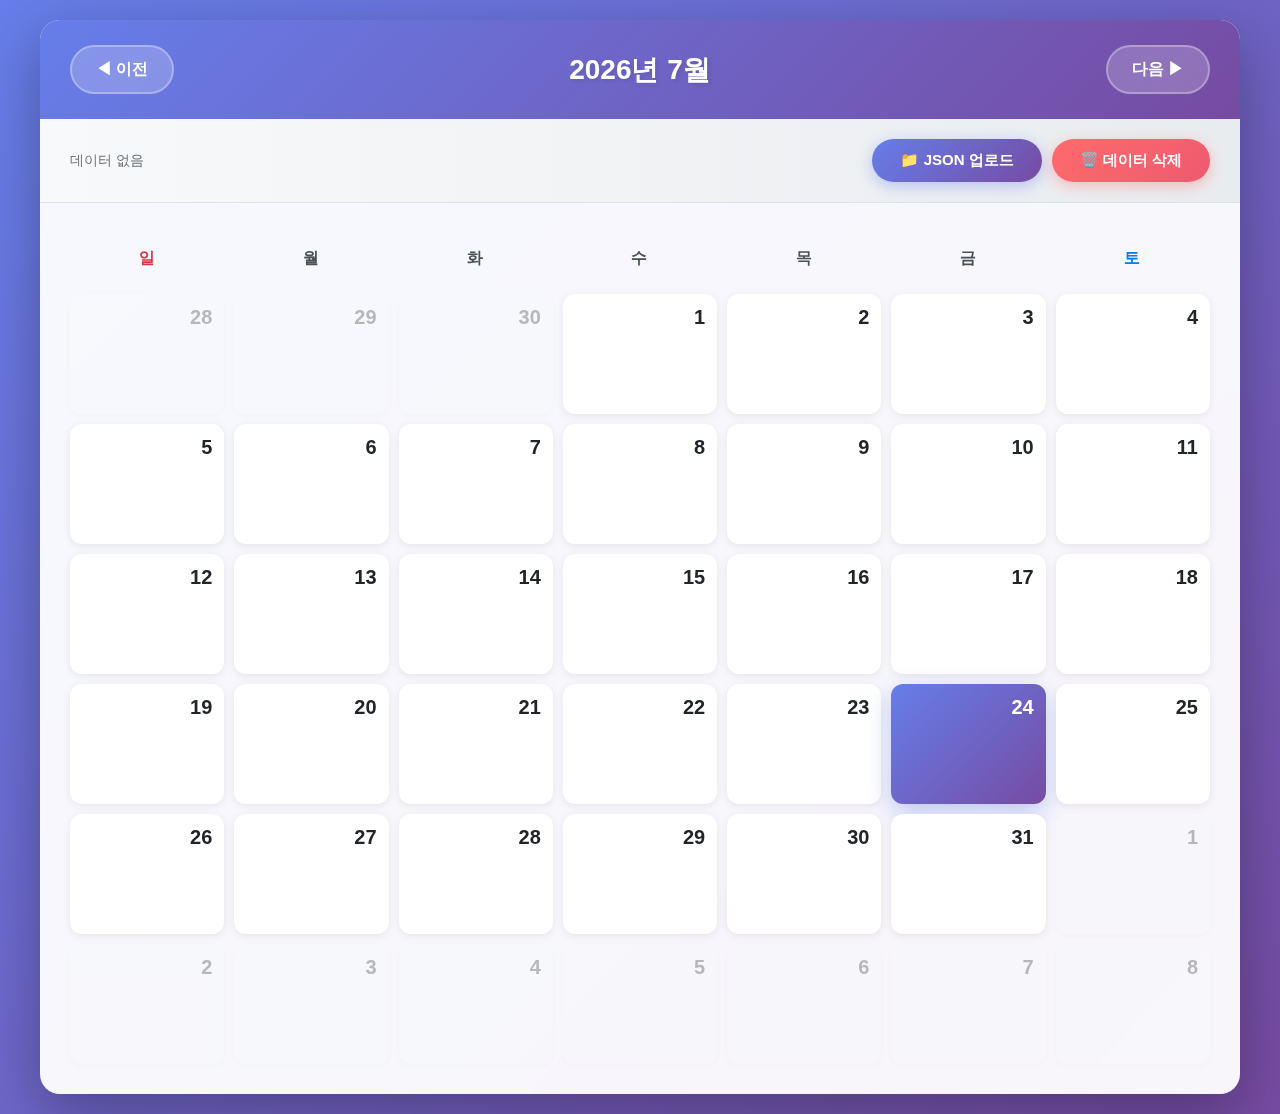
<file: gwanggyo_cathedral/index_chant.html>
<!DOCTYPE html>
<html lang="ko">
<head>
    <meta charset="UTF-8">
    <meta name="viewport" content="width=device-width, initial-scale=1.0">
    <title>가톨릭 전례 성가</title>
    <style>
        * {
            margin: 0;
            padding: 0;
            box-sizing: border-box;
        }

        body {
            font-family: 'Segoe UI', Toto, Geneva, Verdana, sans-serif;
            background: linear-gradient(135deg, #667eea 0%, #764ba2 100%);
            min-height: 100vh;
            padding: 20px;
            display: flex;
            justify-content: center;
            align-items: center;
        }

        .calendar-dashboard {
            background: rgba(255, 255, 255, 0.95);
            backdrop-filter: blur(10px);
            border-radius: 20px;
            box-shadow: 0 20px 60px rgba(0, 0, 0, 0.3);
            width: 100%;
            max-width: 1200px;
            overflow: hidden;
            animation: fadeIn 0.5s ease-in;
        }

        @keyframes fadeIn {
            from {
                opacity: 0;
                transform: translateY(20px);
            }
            to {
                opacity: 1;
                transform: translateY(0);
            }
        }

        header {
            background: linear-gradient(135deg, #667eea 0%, #764ba2 100%);
            color: white;
            padding: 25px 30px;
            display: flex;
            justify-content: space-between;
            align-items: center;
            box-shadow: 0 4px 20px rgba(0, 0, 0, 0.1);
        }

        header button {
            background: rgba(255, 255, 255, 0.2);
            color: white;
            border: 2px solid rgba(255, 255, 255, 0.3);
            padding: 12px 24px;
            border-radius: 50px;
            cursor: pointer;
            font-size: 16px;
            font-weight: 600;
            transition: all 0.3s ease;
            backdrop-filter: blur(10px);
        }

        header button:hover {
            background: rgba(255, 255, 255, 0.3);
            transform: translateY(-2px);
            box-shadow: 0 5px 15px rgba(0, 0, 0, 0.2);
        }

        header button:active {
            transform: translateY(0);
        }

        #monthYear {
            font-size: 28px;
            font-weight: 700;
            text-shadow: 2px 2px 4px rgba(0, 0, 0, 0.1);
        }

        .upload-section {
            padding: 20px 30px;
            background: linear-gradient(to right, #f8f9fa, #e9ecef);
            border-bottom: 1px solid #dee2e6;
            display: flex;
            justify-content: space-between;
            align-items: center;
            gap: 10px;
            flex-wrap: wrap;
        }

        .button-group {
            display: flex;
            gap: 10px;
        }

        .upload-section button {
            background: linear-gradient(135deg, #667eea 0%, #764ba2 100%);
            color: white;
            border: none;
            padding: 12px 28px;
            border-radius: 50px;
            cursor: pointer;
            font-size: 15px;
            font-weight: 600;
            transition: all 0.3s ease;
            box-shadow: 0 4px 15px rgba(102, 126, 234, 0.4);
        }

        .upload-section button:hover {
            transform: translateY(-2px);
            box-shadow: 0 6px 20px rgba(102, 126, 234, 0.6);
        }

        .delete-btn {
            background: linear-gradient(135deg, #ff6b6b 0%, #ee5a6f 100%) !important;
            box-shadow: 0 4px 15px rgba(255, 107, 107, 0.4) !important;
        }

        .delete-btn:hover {
            box-shadow: 0 6px 20px rgba(255, 107, 107, 0.6) !important;
        }

        .data-info {
            color: #6c757d;
            font-size: 14px;
            font-weight: 500;
        }

        .calendar-container {
            padding: 30px;
        }

        .day-headers {
            display: grid;
            grid-template-columns: repeat(7, 1fr);
            gap: 10px;
            margin-bottom: 10px;
        }

        .day-name {
            text-align: center;
            font-weight: 700;
            color: #495057;
            padding: 15px 0;
            font-size: 16px;
            text-transform: uppercase;
            letter-spacing: 1px;
        }

        .day-name:first-child {
            color: #dc3545;
        }

        .day-name:last-child {
            color: #007bff;
        }

        .calendar-grid {
            display: grid;
            grid-template-columns: repeat(7, 1fr);
            gap: 10px;
        }

        .calendar-day {
            background: white;
            border-radius: 12px;
            padding: 12px;
            min-height: 120px;
            cursor: pointer;
            transition: all 0.3s ease;
            box-shadow: 0 2px 8px rgba(0, 0, 0, 0.08);
            display: flex;
            flex-direction: column;
            position: relative;
            overflow: hidden;
        }

        .calendar-day:hover {
            transform: translateY(-5px);
            box-shadow: 0 8px 25px rgba(0, 0, 0, 0.15);
        }

        .calendar-day.other-month {
            opacity: 0.3;
            background: #f8f9fa;
        }

        .calendar-day.today {
            background: linear-gradient(135deg, #667eea 0%, #764ba2 100%);
            color: white;
            box-shadow: 0 8px 25px rgba(102, 126, 234, 0.4);
        }

        .calendar-day.today .day-number {
            color: white;
        }

        .calendar-day.today .event-detail {
            color: rgba(255, 255, 255, 0.9);
        }

        .calendar-day.today .event-detail strong {
            color: white;
        }

        .day-number {
            font-size: 20px;
            font-weight: 700;
            color: #212529;
            margin-bottom: 8px;
            text-align: right;
        }

        .event-detail {
            font-size: 11px;
            color: #6c757d;
            margin-top: 4px;
            line-height: 1.4;
            display: -webkit-box;
            -webkit-line-clamp: 2;
            -webkit-box-orient: vertical;
            overflow: hidden;
        }

        .event-detail strong {
            color: #495057;
            font-weight: 600;
        }

        .modal {
            display: none;
            position: fixed;
            z-index: 1000;
            left: 0;
            top: 0;
            width: 100%;
            height: 100%;
            background-color: rgba(0, 0, 0, 0.6);
            backdrop-filter: blur(5px);
            justify-content: center;
            align-items: center;
            animation: modalFadeIn 0.3s ease;
        }

        @keyframes modalFadeIn {
            from {
                opacity: 0;
            }
            to {
                opacity: 1;
            }
        }

        .modal-content {
            background: white;
            padding: 35px;
            border-radius: 20px;
            width: 90%;
            max-width: 500px;
            box-shadow: 0 20px 60px rgba(0, 0, 0, 0.3);
            position: relative;
            animation: modalSlideIn 0.3s ease;
            max-height: 80vh;
            overflow-y: auto;
        }

        @keyframes modalSlideIn {
            from {
                transform: scale(0.9) translateY(20px);
                opacity: 0;
            }
            to {
                transform: scale(1) translateY(0);
                opacity: 1;
            }
        }

        .close-button {
            position: absolute;
            top: 15px;
            right: 20px;
            font-size: 32px;
            color: #adb5bd;
            cursor: pointer;
            transition: all 0.3s ease;
            line-height: 1;
        }

        .close-button:hover {
            color: #495057;
            transform: rotate(90deg);
        }

        #modalDate {
            font-size: 24px;
            font-weight: 700;
            color: #212529;
            margin-bottom: 20px;
            padding-bottom: 15px;
            border-bottom: 3px solid #667eea;
        }

        #modalDetails div {
            margin-bottom: 15px;
            padding: 12px;
            background: #f8f9fa;
            border-radius: 8px;
            font-size: 15px;
            line-height: 1.6;
        }

        #modalDetails strong {
            color: #667eea;
            font-weight: 600;
            display: inline-block;
            min-width: 60px;
        }

        /* 반응형 디자인 */
        @media (max-width: 1024px) {
            .calendar-grid {
                gap: 8px;
            }

            .calendar-day {
                min-height: 100px;
                padding: 10px;
            }

            .day-number {
                font-size: 18px;
            }

            .event-detail {
                font-size: 10px;
            }
        }

        @media (max-width: 768px) {
            body {
                padding: 10px;
            }

            .calendar-dashboard {
                border-radius: 15px;
            }

            header {
                padding: 20px 15px;
                flex-direction: column;
                gap: 15px;
            }

            header button {
                padding: 10px 20px;
                font-size: 14px;
            }

            #monthYear {
                font-size: 22px;
            }

            .upload-section {
                padding: 15px;
                flex-direction: column;
            }

            .button-group {
                width: 100%;
                justify-content: center;
            }

            .upload-section button {
                flex: 1;
                min-width: 120px;
            }

            .data-info {
                text-align: center;
                width: 100%;
            }

            .calendar-container {
                padding: 15px;
            }

            .calendar-grid {
                grid-template-columns: repeat(7, 1fr);
                gap: 5px;
            }

            .day-headers {
                gap: 5px;
            }

            .day-name {
                font-size: 12px;
                padding: 10px 0;
            }

            .calendar-day {
                min-height: 70px;
                padding: 6px;
                border-radius: 8px;
            }

            .day-number {
                font-size: 14px;
                margin-bottom: 4px;
            }

            .event-detail {
                font-size: 9px;
                -webkit-line-clamp: 1;
            }

            .modal-content {
                padding: 25px;
                width: 95%;
            }

            #modalDate {
                font-size: 20px;
            }

            #modalDetails div {
                font-size: 14px;
                padding: 10px;
            }
        }

        @media (max-width: 480px) {
            #monthYear {
                font-size: 18px;
            }

            .day-name {
                font-size: 10px;
                padding: 8px 0;
            }

            .calendar-day {
                min-height: 60px;
                padding: 5px;
            }

            .day-number {
                font-size: 12px;
            }

            .event-detail {
                font-size: 8px;
            }

            header button {
                padding: 8px 16px;
                font-size: 12px;
            }

            .upload-section button {
                padding: 10px 20px;
                font-size: 13px;
            }
        }

        /* 스크롤바 스타일 */
        .modal-content::-webkit-scrollbar {
            width: 8px;
        }

        .modal-content::-webkit-scrollbar-track {
            background: #f1f1f1;
            border-radius: 10px;
        }

        .modal-content::-webkit-scrollbar-thumb {
            background: #667eea;
            border-radius: 10px;
        }

        .modal-content::-webkit-scrollbar-thumb:hover {
            background: #764ba2;
        }
    </style>
</head>
<body>
    <div class="calendar-dashboard">
        <header>
            <button id="prevMonth">◀ 이전</button>
            <h2 id="monthYear"></h2>
            <button id="nextMonth">다음 ▶</button>
        </header>
        <div class="upload-section">
            <div class="data-info" id="dataInfo">데이터 없음</div>
            <div class="button-group">
                <input type="file" id="jsonFileUpload" accept=".json" style="display: none;">
                <button id="uploadButton">📁 JSON 업로드</button>
                <button id="deleteButton" class="delete-btn">🗑️ 데이터 삭제</button>
            </div>
        </div>
        <div class="calendar-container">
            <div class="day-headers">
                <div class="day-name">일</div>
                <div class="day-name">월</div>
                <div class="day-name">화</div>
                <div class="day-name">수</div>
                <div class="day-name">목</div>
                <div class="day-name">금</div>
                <div class="day-name">토</div>
            </div>
            <div id="calendarDays" class="calendar-grid"></div>
        </div>
    </div>

    <div id="eventModal" class="modal">
        <div class="modal-content">
            <span class="close-button">&times;</span>
            <h3 id="modalDate"></h3>
            <div id="modalDetails"></div>
        </div>
    </div>

    <script>
        const STORAGE_KEY = 'catholicCalendarEvents';
        
        let events = [];
        let currentMonth = new Date().getMonth();
        let currentYear = new Date().getFullYear();

        // LocalStorage에서 데이터 로드
        function loadFromStorage() {
            try {
                const stored = localStorage.getItem(STORAGE_KEY);
                if (stored) {
                    events = JSON.parse(stored);
                    updateDataInfo();
                    return true;
                }
            } catch (error) {
                console.error('Error loading from localStorage:', error);
            }
            return false;
        }

        // LocalStorage에 데이터 저장
        function saveToStorage() {
            try {
                localStorage.setItem(STORAGE_KEY, JSON.stringify(events));
                updateDataInfo();
                return true;
            } catch (error) {
                console.error('Error saving to localStorage:', error);
                alert('❌ 데이터 저장 중 오류가 발생했습니다.');
                return false;
            }
        }

        // LocalStorage에서 데이터 삭제
        function deleteFromStorage() {
            if (confirm('⚠️ 저장된 모든 전례 데이터를 삭제하시겠습니까?\n이 작업은 되돌릴 수 없습니다.')) {
                try {
                    localStorage.removeItem(STORAGE_KEY);
                    events = [];
                    updateDataInfo();
                    renderCalendar(
                        document.getElementById('monthYear'),
                        document.getElementById('calendarDays'),
                        currentMonth,
                        currentYear,
                        events
                    );
                    alert('✅ 데이터가 성공적으로 삭제되었습니다.');
                } catch (error) {
                    console.error('Error deleting from localStorage:', error);
                    alert('❌ 데이터 삭제 중 오류가 발생했습니다.');
                }
            }
        }

        // 데이터 정보 업데이트
        function updateDataInfo() {
            const dataInfo = document.getElementById('dataInfo');
            if (events.length > 0) {
                dataInfo.textContent = `저장된 데이터: ${events.length}개 이벤트`;
                dataInfo.style.color = '#28a745';
            } else {
                dataInfo.textContent = '데이터 없음';
                dataInfo.style.color = '#6c757d';
            }
        }

        document.addEventListener('DOMContentLoaded', () => {
            const monthYearDisplay = document.getElementById('monthYear');
            const prevMonthBtn = document.getElementById('prevMonth');
            const nextMonthBtn = document.getElementById('nextMonth');
            const calendarDays = document.getElementById('calendarDays');
            const jsonFileUpload = document.getElementById('jsonFileUpload');
            const uploadButton = document.getElementById('uploadButton');
            const deleteButton = document.getElementById('deleteButton');

            // 페이지 로드 시 LocalStorage에서 데이터 로드
            loadFromStorage();

            renderCalendar(monthYearDisplay, calendarDays, currentMonth, currentYear, events);

            prevMonthBtn.addEventListener('click', () => {
                currentMonth--;
                if (currentMonth < 0) {
                    currentMonth = 11;
                    currentYear--;
                }
                renderCalendar(monthYearDisplay, calendarDays, currentMonth, currentYear, events);
            });

            nextMonthBtn.addEventListener('click', () => {
                currentMonth++;
                if (currentMonth > 11) {
                    currentMonth = 0;
                    currentYear++;
                }
                renderCalendar(monthYearDisplay, calendarDays, currentMonth, currentYear, events);
            });

            uploadButton.addEventListener('click', () => {
                jsonFileUpload.click();
            });

            jsonFileUpload.addEventListener('change', (event) => {
                const file = event.target.files[0];
                if (file) {
                    const reader = new FileReader();
                    reader.onload = (e) => {
                        try {
                            const uploadedEvents = JSON.parse(e.target.result);
                            events = uploadedEvents;
                            
                            // LocalStorage에 저장
                            if (saveToStorage()) {
                                renderCalendar(monthYearDisplay, calendarDays, currentMonth, currentYear, events);
                                alert('✅ JSON 파일이 업로드되고 저장되었습니다!');
                            }
                        } catch (error) {
                            console.error('Error parsing JSON file:', error);
                            alert('❌ JSON 파일을 파싱하는 중 오류가 발생했습니다. 올바른 JSON 형식인지 확인해주세요.');
                        }
                    };
                    reader.readAsText(file);
                }
                // 파일 입력 초기화
                event.target.value = '';
            });

            deleteButton.addEventListener('click', deleteFromStorage);

            const modal = document.getElementById('eventModal');
            const closeButton = document.querySelector('.close-button');

            closeButton.addEventListener('click', () => {
                modal.style.display = 'none';
            });

            window.addEventListener('click', (event) => {
                if (event.target === modal) {
                    modal.style.display = 'none';
                }
            });
        });

        function renderCalendar(monthYearDisplay, calendarDays, currentMonth, currentYear, events) {
            calendarDays.innerHTML = '';
            monthYearDisplay.textContent = `${currentYear}년 ${currentMonth + 1}월`;

            const firstDayOfMonth = new Date(currentYear, currentMonth, 1).getDay();
            const daysInMonth = new Date(currentYear, currentMonth + 1, 0).getDate();
            const daysInPrevMonth = new Date(currentYear, currentMonth, 0).getDate();

            for (let i = firstDayOfMonth; i > 0; i--) {
                const day = document.createElement('div');
                day.classList.add('calendar-day', 'other-month');
                day.innerHTML = `<span class="day-number">${daysInPrevMonth - i + 1}</span>`;
                calendarDays.appendChild(day);
            }

            for (let i = 1; i <= daysInMonth; i++) {
                const day = document.createElement('div');
                day.classList.add('calendar-day', 'current-month');
                day.innerHTML = `<span class="day-number">${i}</span>`;
                if (i === new Date().getDate() && currentMonth === new Date().getMonth() && currentYear === new Date().getFullYear()) {
                    day.classList.add('today');
                }

                const dateString = `${currentYear}-${String(currentMonth + 1).padStart(2, '0')}-${String(i).padStart(2, '0')}`;
                const dayEvent = events.find(event => event.date === dateString);

                if (dayEvent) {
                    const addEventDetail = (label, values) => {
                        if (values) {
                            const detailElement = document.createElement('div');
                            detailElement.classList.add('event-detail');
                            detailElement.innerHTML = `<strong>${label}:</strong> ${Array.isArray(values) ? values.join(', ') : values}`;
                            detailElement.title = `${label}: ${Array.isArray(values) ? values.join(', ') : values}`;
                            day.appendChild(detailElement);
                        }
                    };

                    addEventDetail('전례', dayEvent.전례);
                    addEventDetail('입당', dayEvent.입당);
                    addEventDetail('봉헌', dayEvent.봉헌);
                    addEventDetail('성체', dayEvent.성체);
                    addEventDetail('파견', dayEvent.파견);
                }

                day.addEventListener('click', () => {
                    const modal = document.getElementById('eventModal');
                    const modalDate = document.getElementById('modalDate');
                    const modalDetails = document.getElementById('modalDetails');

                    modalDate.textContent = `${currentYear}년 ${currentMonth + 1}월 ${i}일`;
                    modalDetails.innerHTML = '';

                    if (dayEvent) {
                        const addModalDetail = (label, values) => {
                            if (values) {
                                const detailElement = document.createElement('div');
                                detailElement.innerHTML = `<strong>${label}:</strong> ${Array.isArray(values) ? values.join(', ') : values}`;
                                modalDetails.appendChild(detailElement);
                            }
                        };

                        addModalDetail('전례', dayEvent.전례);
                        addModalDetail('입당', dayEvent.입당);
                        addModalDetail('봉헌', dayEvent.봉헌);
                        addModalDetail('성체', dayEvent.성체);
                        addModalDetail('파견', dayEvent.파견);
                    } else {
                        const noEventElement = document.createElement('div');
                        noEventElement.textContent = '이벤트 없음';
                        modalDetails.appendChild(noEventElement);
                    }

                    modal.style.display = 'flex';
                });
                calendarDays.appendChild(day);
            }

            const totalDaysDisplayed = firstDayOfMonth + daysInMonth;
            const remainingDays = 42 - totalDaysDisplayed;

            for (let i = 1; i <= remainingDays; i++) {
                const day = document.createElement('div');
                day.classList.add('calendar-day', 'other-month');
                day.innerHTML = `<span class="day-number">${i}</span>`;
                calendarDays.appendChild(day);
            }
        }
    </script>
</body>

</html>
</file>
